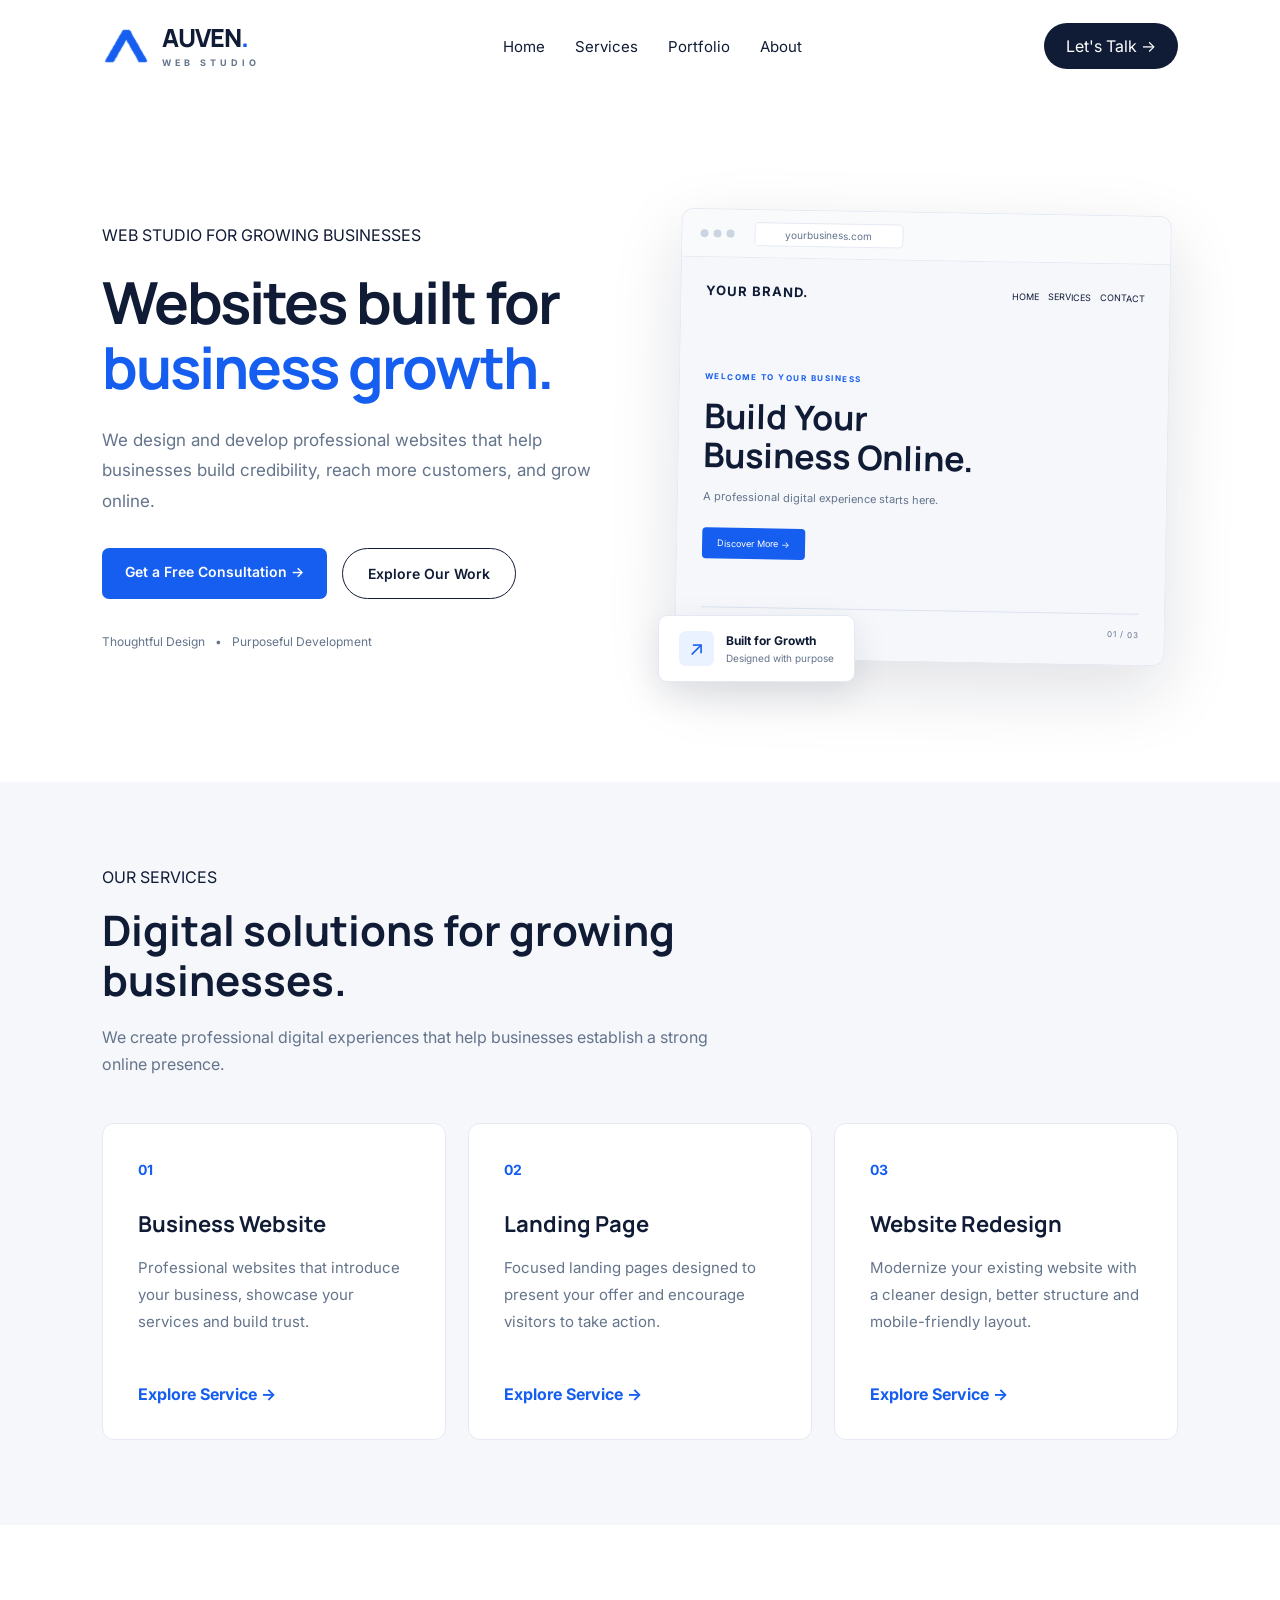
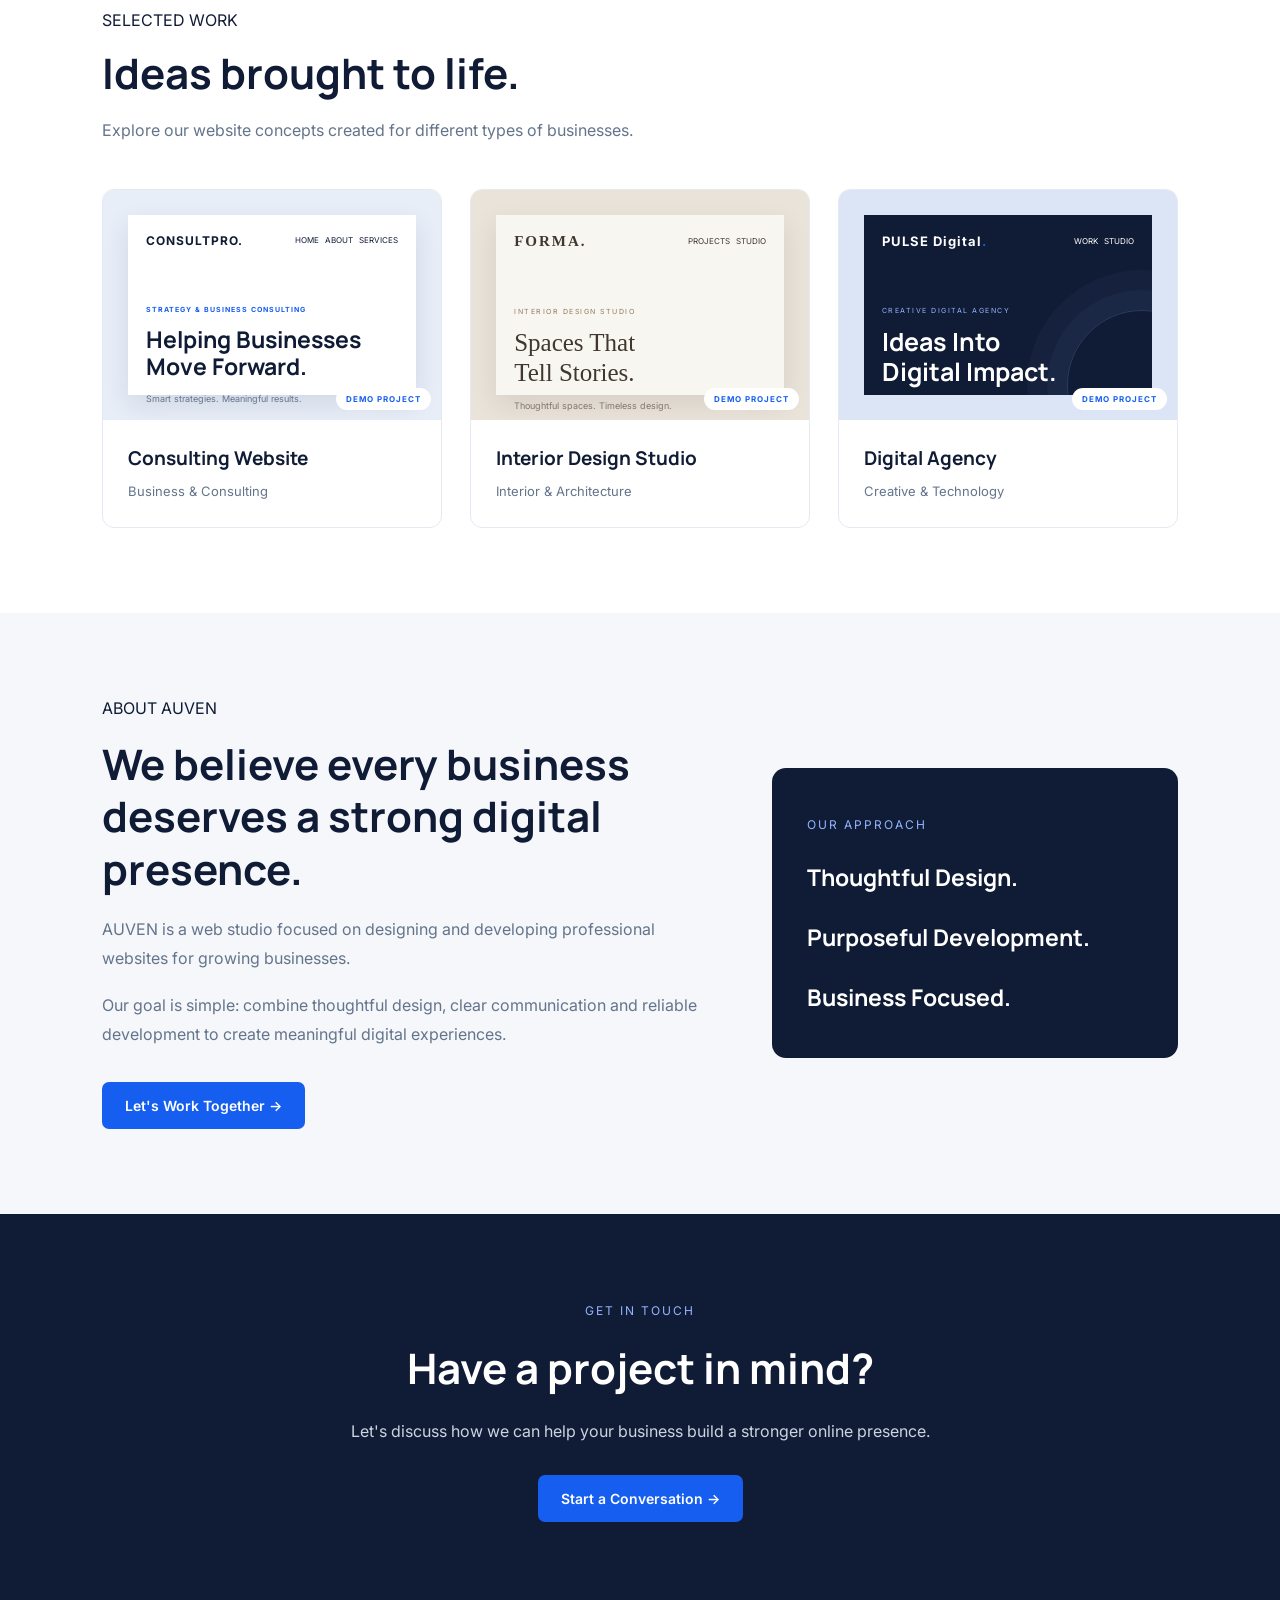
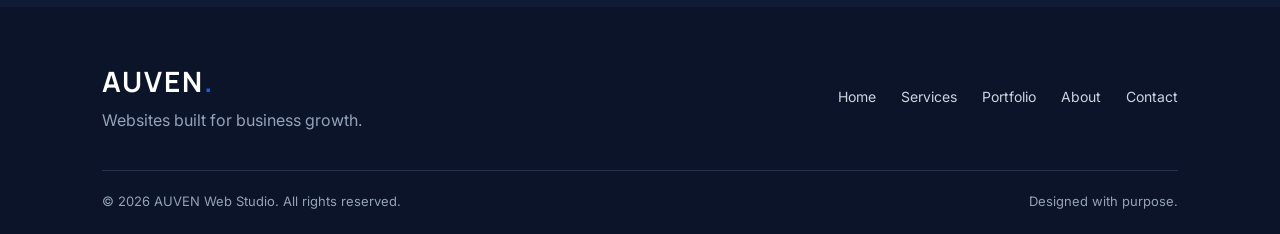
<file: index.html>
<!DOCTYPE html>
<html lang="en">
<head>
    <meta charset="UTF-8">
    <meta name="viewport" content="width=device-width, initial-scale=1.0">

    <title>AUVEN | Web Studio</title>
    <meta name="description" content="AUVEN Web Studio designs and develops professional websites, landing pages and website redesigns for growing businesses.">
    <meta name="theme-color" content="#101B35">
    <meta property="og:title" content="AUVEN | Web Studio">
    <meta property="og:description" content="Professional websites built for growing businesses.">
    <meta property="og:type" content="website">
    <link rel="preconnect" href="https://fonts.googleapis.com">
    <link rel="preconnect" href="https://fonts.gstatic.com" crossorigin>
    <link href="https://fonts.googleapis.com/css2?family=Inter:wght@400;500;600;700&family=Manrope:wght@400;500;600;700;800&display=swap" rel="stylesheet">

    <link rel="stylesheet" href="style.css">
    <link rel="icon" type="image/png" href="auven-favicon.png">
</head>

<body>

    
<header class="navbar">

    <a href="#home" class="logo">
    <img
        src="auven-logo-transparent.png"
        alt=""
        class="logo-symbol"
    >

    <span class="logo-text">
        <span class="logo-name">AUVEN<span>.</span></span>
        <small>WEB STUDIO</small>
    </span>
</a>

    <nav aria-label="Main navigation">
        <a href="#home">Home</a>
        <a href="#services">Services</a>
        <a href="#portfolio">Portfolio</a>
        <a href="#about">About</a>
    </nav>

    <a href="#contact" class="nav-button">
        Let's Talk →
    </a>

</header>

<main>
    <section class="hero" id="home">
    <div class="hero-content">
        <span class="tag">WEB STUDIO FOR GROWING BUSINESSES</span>

        <h1>Websites built for <span>business growth.</span></h1>

        <p>
            We design and develop professional websites that help
            businesses build credibility, reach more customers,
            and grow online.
        </p>

        <div class="hero-buttons">
            <a href="#contact" class="primary-button">
                Get a Free Consultation →
            </a>

            <a href="#portfolio" class="secondary-button">
                Explore Our Work
            </a>
        </div>

        <div class="hero-trust">
            <span>Thoughtful Design</span>
            <span>•</span>
            <span>Purposeful Development</span>
        </div>
    </div>

    <div class="hero-visual">
        <div class="browser-window">
            <div class="browser-top">
                <div class="browser-dots">
                    <span></span>
                    <span></span>
                    <span></span>
                </div>
                <div class="browser-address">yourbusiness.com</div>
            </div>

            <div class="website-preview">
                <div class="preview-nav">
                    <strong>YOUR BRAND.</strong>
                    <span>HOME &nbsp; SERVICES &nbsp; CONTACT</span>
                </div>

                <div class="preview-content">
                    <span>WELCOME TO YOUR BUSINESS</span>
                    <h3>Build Your<br>Business Online.</h3>
                    <p>A professional digital experience starts here.</p>
                    <div class="preview-button">Discover More →</div>
                </div>

                <div class="preview-footer">
                    <span>DESIGNED WITH PURPOSE</span>
                    <span>01 / 03</span>
                </div>
            </div>
        </div>

        <div class="floating-card">
            <span class="floating-icon">↗</span>
            <div>
                <strong>Built for Growth</strong>
                <small>Designed with purpose</small>
            </div>
        </div>
    </div>
</section>

    
<section class="services" id="services">

    <div class="section-heading">
        <span class="tag">OUR SERVICES</span>
        <h2>Digital solutions for growing businesses.</h2>
        <p>
            We create professional digital experiences
            that help businesses establish a strong online presence.
        </p>
    </div>

    <div class="service-container">

        <div class="service-card">
            <span class="service-number">01</span>
            <h3>Business Website</h3>
            <p>
                Professional websites that introduce your
                business, showcase your services and build trust.
            </p>
            <a href="#contact">Explore Service →</a>
        </div>

        <div class="service-card">
            <span class="service-number">02</span>
            <h3>Landing Page</h3>
            <p>
                Focused landing pages designed to present
                your offer and encourage visitors to take action.
            </p>
            <a href="#contact">Explore Service →</a>
        </div>

        <div class="service-card">
            <span class="service-number">03</span>
            <h3>Website Redesign</h3>
            <p>
                Modernize your existing website with a cleaner
                design, better structure and mobile-friendly layout.
            </p>
            <a href="#contact">Explore Service →</a>
        </div>

    </div>

</section>


    

<section class="portfolio" id="portfolio">

    <div class="section-heading">
        <span class="tag">SELECTED WORK</span>
        <h2>Ideas brought to life.</h2>
        <p>
            Explore our website concepts created
            for different types of businesses.
        </p>
    </div>

    <div class="portfolio-container">

        <!-- CARD 1: CONSULTING -->
        <a href="consulting.html" class="portfolio-card portfolio-link">

            <div class="portfolio-image image-one consulting-preview">
                <div class="consulting-site">
                    <div class="consulting-nav">
                        <strong>CONSULTPRO.</strong>
                        <span>HOME &nbsp; ABOUT &nbsp; SERVICES</span>
                    </div>

                    <div class="consulting-content">
                        <small>STRATEGY & BUSINESS CONSULTING</small>
                        <h3>Helping Businesses<br>Move Forward.</h3>
                        <p>Smart strategies. Meaningful results.</p>
                        <span class="consulting-btn">EXPLORE MORE →</span>
                    </div>
                </div>

                <span class="demo-label">DEMO PROJECT</span>
            </div>

            <div class="portfolio-info">
                <h3>Consulting Website</h3>
                <p>Business & Consulting</p>
            </div>

        </a>


        <!-- CARD 2: INTERIOR DESIGN -->
        <a href="interior.html" class="portfolio-card portfolio-link">

            <div class="portfolio-image interior-preview">
                <div class="interior-site">
                    <div class="interior-nav">
                        <strong>FORMA.</strong>
                        <span>PROJECTS &nbsp; STUDIO</span>
                    </div>

                    <div class="interior-content">
                        <small>INTERIOR DESIGN STUDIO</small>
                        <h3>Spaces That<br>Tell Stories.</h3>
                        <p>Thoughtful spaces. Timeless design.</p>
                        <span class="interior-btn">VIEW PROJECTS ↗</span>
                    </div>
                </div>

                <span class="demo-label">DEMO PROJECT</span>
            </div>

            <div class="portfolio-info">
                <h3>Interior Design Studio</h3>
                <p>Interior & Architecture</p>
            </div>

        </a>
        <!-- CARD 3: DIGITAL AGENCY -->
        <a href="digital.html" class="portfolio-card portfolio-link">
    


            <div class="portfolio-image agency-preview">
                <div class="agency-site">
                    <div class="agency-nav">
                        <strong>PULSE Digital<span>.</span></strong>
                        <span>WORK &nbsp; STUDIO</span>
                    </div>

                    <div class="agency-content">
                        <small>CREATIVE DIGITAL AGENCY</small>
                        <h3>Ideas Into<br>Digital Impact.</h3>
                        <p>Creative thinking. Digital solutions.</p>
                        <span class="agency-btn">LET'S TALK ↗</span>
                    </div>

                    <div class="agency-decoration"></div>
                </div>

                <span class="demo-label">DEMO PROJECT</span>
            </div>

            <div class="portfolio-info">
                <h3>Digital Agency</h3>
                <p>Creative & Technology</p>
            </div>

        </a>

    </div>

</section>



    
<section class="about" id="about">

    <div class="about-content">

        <span class="tag">ABOUT AUVEN</span>

        <h2>
            We believe every business
            deserves a strong digital presence.
        </h2>

        <p>
            AUVEN is a web studio focused on designing
            and developing professional websites for
            growing businesses.
        </p>

        <p>
            Our goal is simple: combine thoughtful design,
            clear communication and reliable development
            to create meaningful digital experiences.
        </p>

        <a href="#contact" class="primary-button">
            Let's Work Together →
        </a>

    </div>

    <div class="about-side">
        <div class="about-box">
            <span>OUR APPROACH</span>
            <h3>Thoughtful Design.</h3>
            <h3>Purposeful Development.</h3>
            <h3>Business Focused.</h3>
        </div>
    </div>

</section>


    <section class="contact" id="contact">
    <div class="contact-content">
        <span class="tag">GET IN TOUCH</span>

        <h2>Have a project in mind?</h2>

        <p>
            Let's discuss how we can help your business
            build a stronger online presence.
        </p>

        <a 
    href="https://mail.google.com/mail/?view=cm&fs=1&to=asifmahmudnoyon42@gmail.com"
    target="_blank"
    rel="noopener noreferrer"
    class="primary-button">
    Start a Conversation →
</a>
    </div>
</section>

</main>
<footer class="footer">
    <div class="footer-content">
        <div class="footer-brand">
            <h2>AUVEN<span>.</span></h2>
            <p>Websites built for business growth.</p>
        </div>

        <div class="footer-links">
            <a href="#home">Home</a>
            <a href="#services">Services</a>
            <a href="#portfolio">Portfolio</a>
            <a href="#about">About</a>
            <a href="#contact">Contact</a>
        </div>
    </div>

    <div class="footer-bottom">
        <p>© 2026 AUVEN Web Studio. All rights reserved.</p>
        <p>Designed with purpose.</p>
    </div>
</footer>
</body>
</html>
</file>
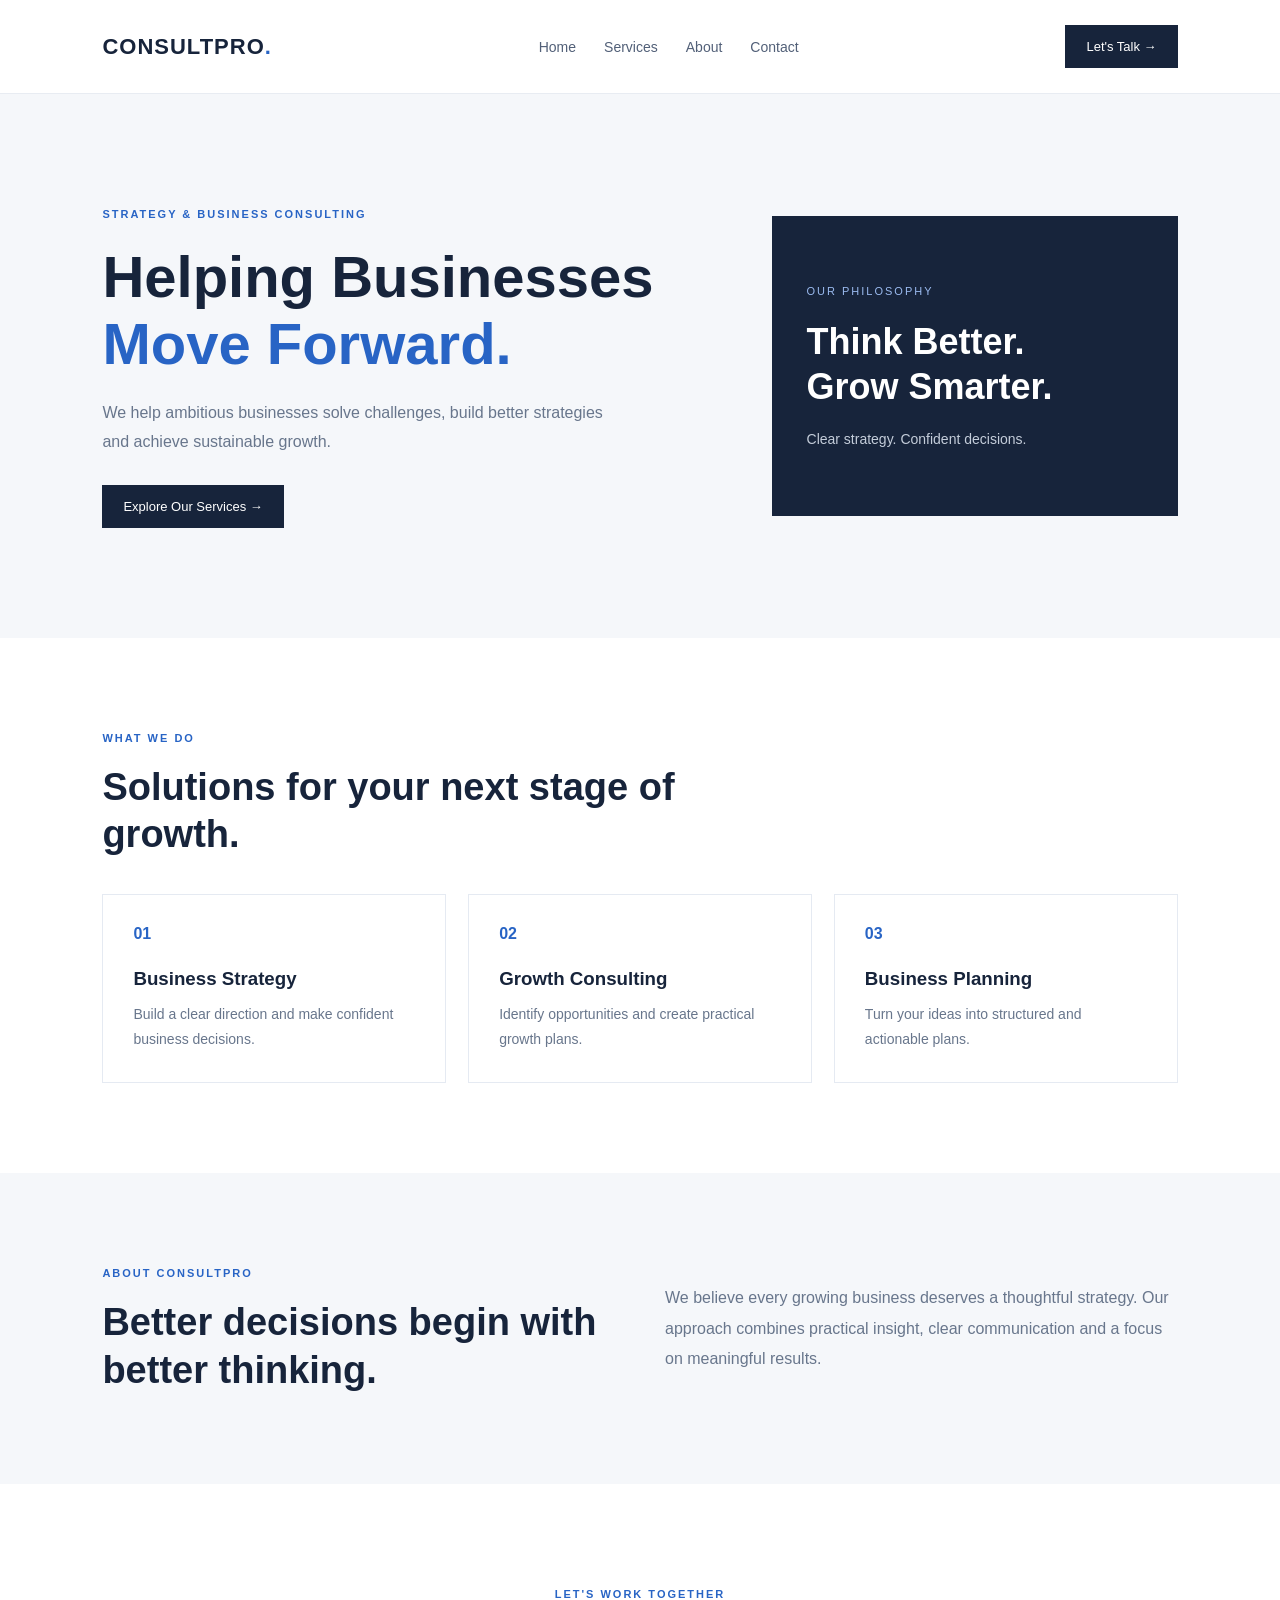
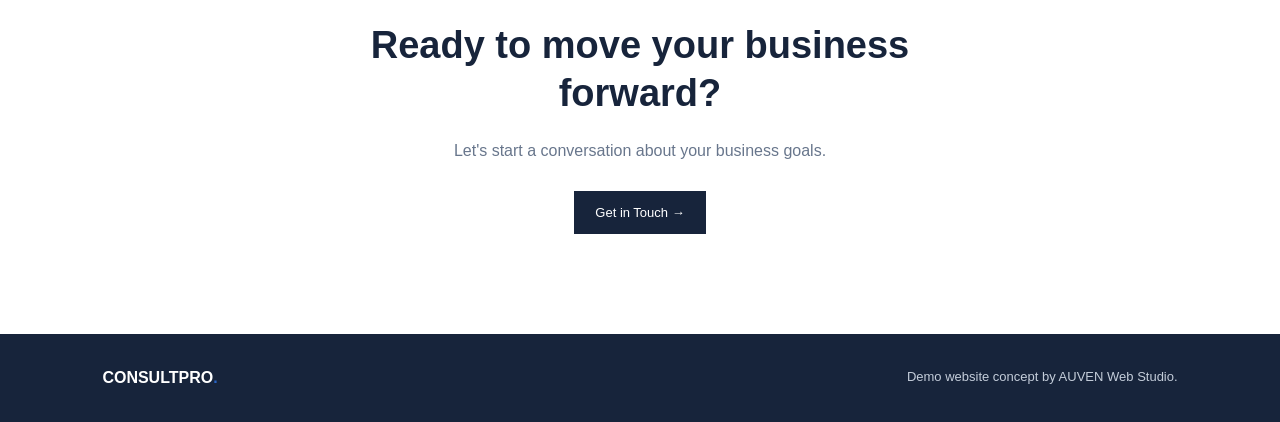
<file: consulting.html>
<!DOCTYPE html>
<html lang="en">
<head>
    <meta charset="UTF-8">
    <meta name="viewport" content="width=device-width, initial-scale=1.0">
    <title>ConsultPro | Business Consulting</title>
    <link rel="stylesheet" href="consulting.css">
</head>
<body>

    <header class="header">
        <a href="#" class="brand">CONSULTPRO<span>.</span></a>
        <nav>
            <a href="#home">Home</a>
            <a href="#services">Services</a>
            <a href="#about">About</a>
            <a href="#contact">Contact</a>
        </nav>
        <a href="#contact" class="header-button">Let's Talk →</a>
    </header>

    <section class="hero" id="home">
        <div class="hero-content">
            <span class="tag">STRATEGY & BUSINESS CONSULTING</span>
            <h1>Helping Businesses <span>Move Forward.</span></h1>
            <p>We help ambitious businesses solve challenges, build better strategies and achieve sustainable growth.</p>
            <a href="#contact" class="button">Explore Our Services →</a>
        </div>
        <div class="hero-box">
            <span>OUR PHILOSOPHY</span>
            <h2>Think Better.<br>Grow Smarter.</h2>
            <p>Clear strategy. Confident decisions.</p>
        </div>
    </section>

    <section class="services" id="services">
        <span class="tag">WHAT WE DO</span>
        <h2>Solutions for your next stage of growth.</h2>

        <div class="service-grid">
            <div class="service-card">
                <span>01</span>
                <h3>Business Strategy</h3>
                <p>Build a clear direction and make confident business decisions.</p>
            </div>
            <div class="service-card">
                <span>02</span>
                <h3>Growth Consulting</h3>
                <p>Identify opportunities and create practical growth plans.</p>
            </div>
            <div class="service-card">
                <span>03</span>
                <h3>Business Planning</h3>
                <p>Turn your ideas into structured and actionable plans.</p>
            </div>
        </div>
    </section>

    <section class="about" id="about">
        <div>
            <span class="tag">ABOUT CONSULTPRO</span>
            <h2>Better decisions begin with better thinking.</h2>
        </div>
        <p>We believe every growing business deserves a thoughtful strategy. Our approach combines practical insight, clear communication and a focus on meaningful results.</p>
    </section>

    <section class="contact" id="contact">
        <span class="tag">LET'S WORK TOGETHER</span>
        <h2>Ready to move your business forward?</h2>
        <p>Let's start a conversation about your business goals.</p>
        <a href="mailto:asifmahmudnoyon42@gmail.com" class="button">Get in Touch →</a>
    </section>

    <footer>
        <strong>CONSULTPRO<span>.</span></strong>
        <p>Demo website concept by AUVEN Web Studio.</p>
    </footer>

</body>
</html>
</file>
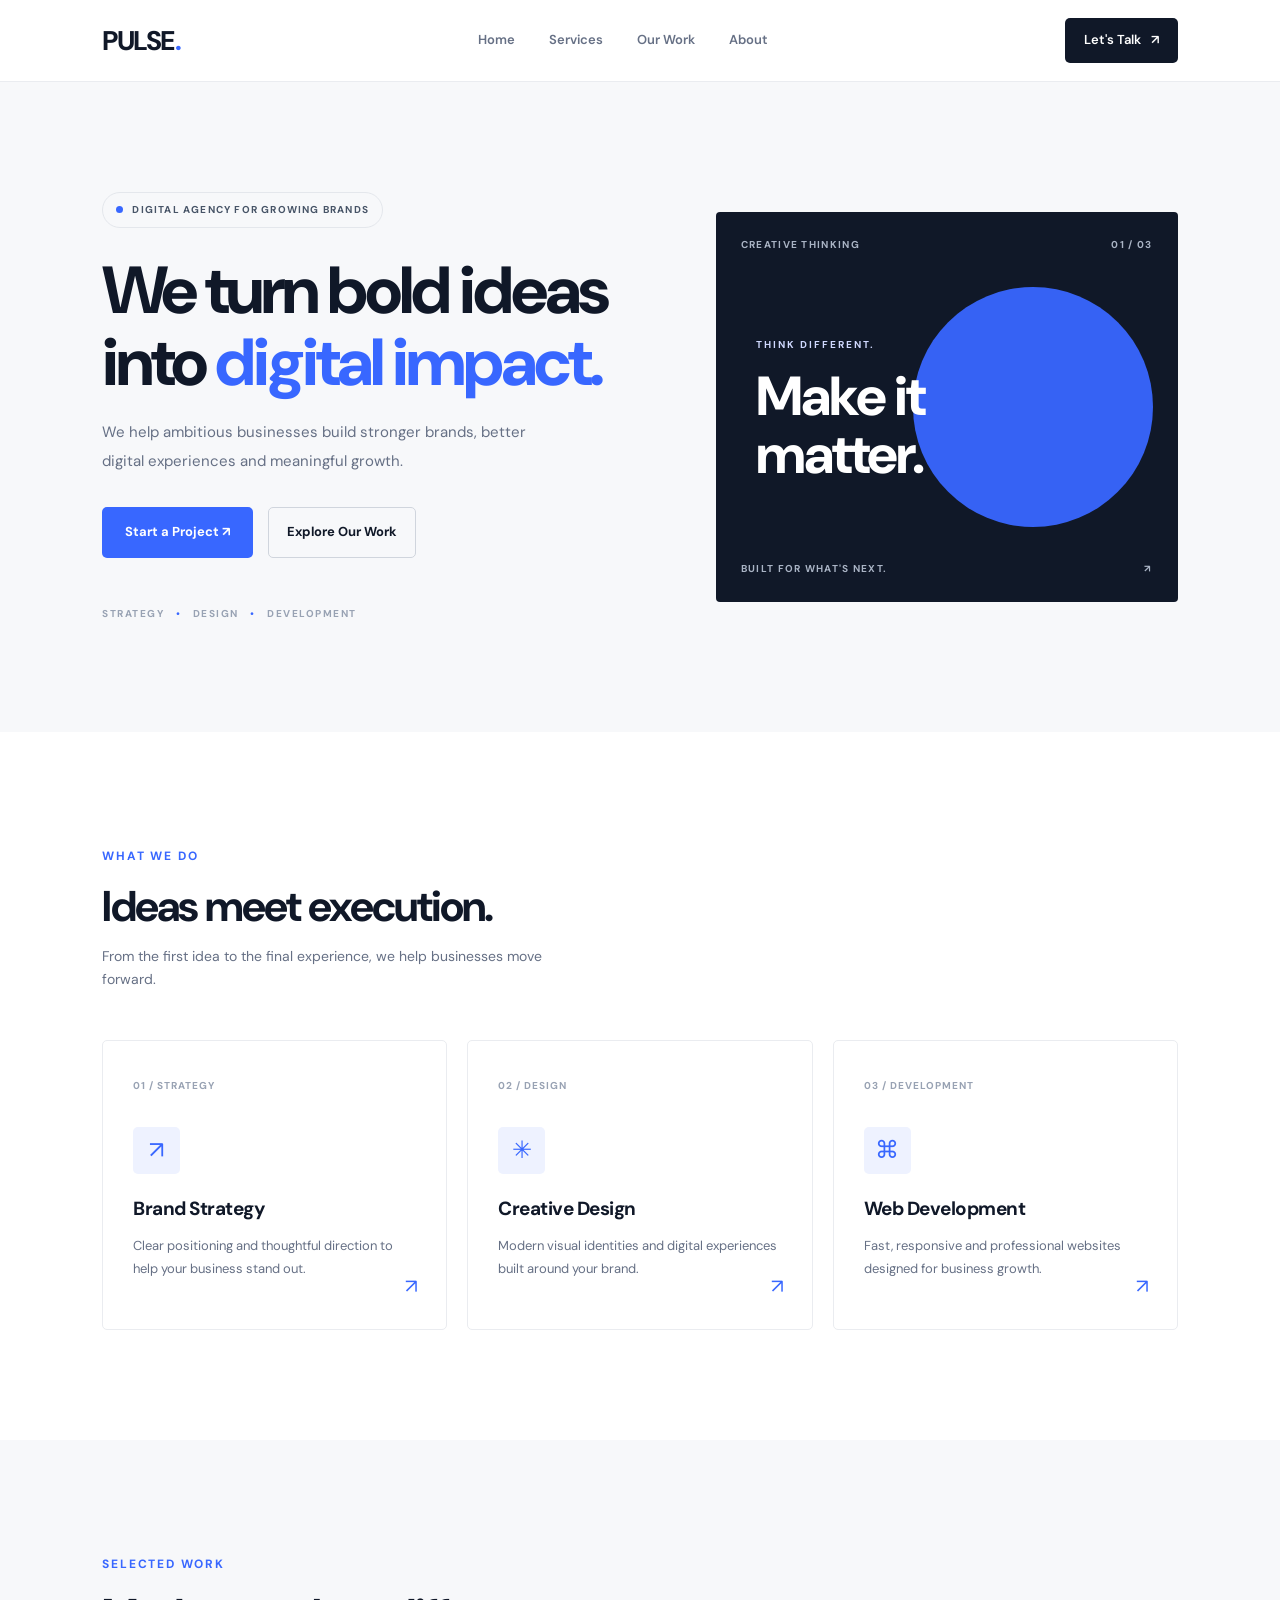
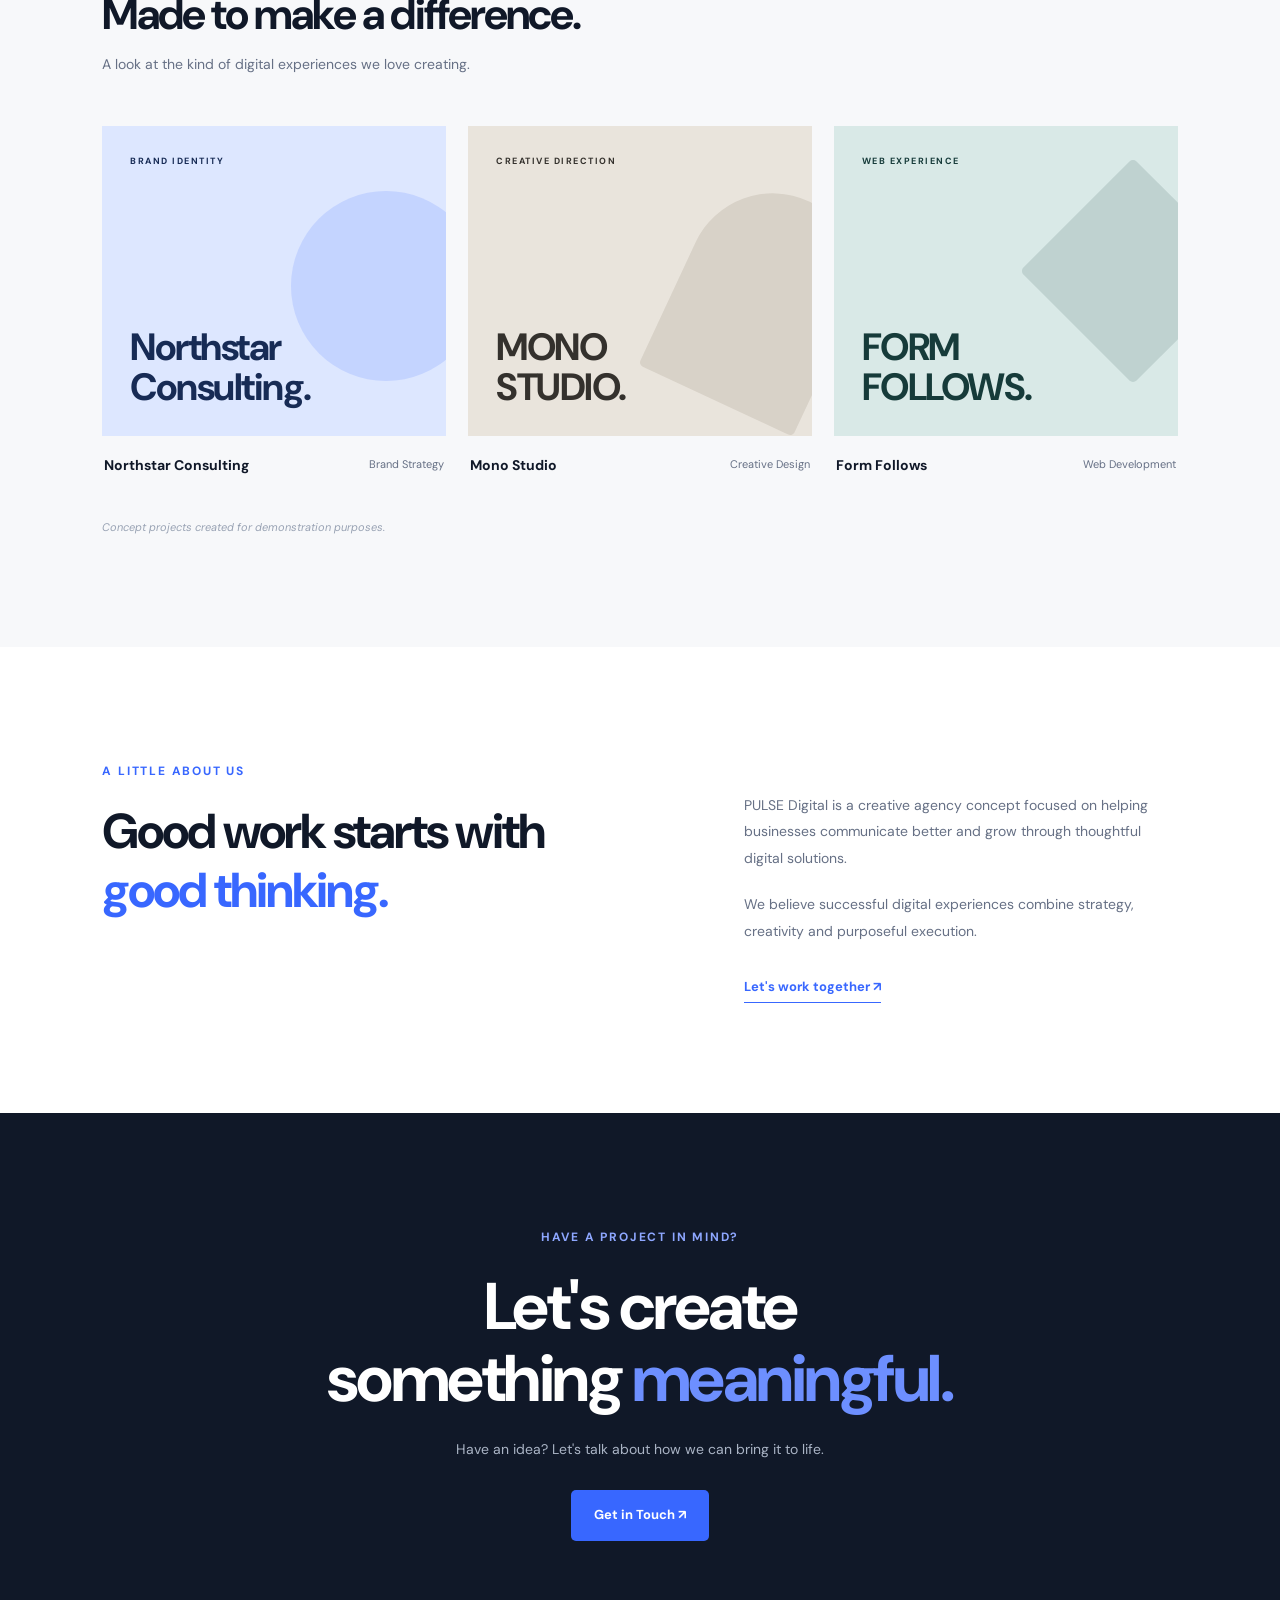
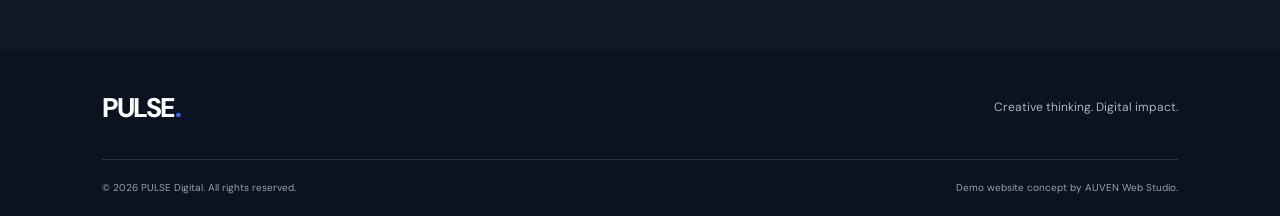
<file: digital.html>
<!DOCTYPE html>
<html lang="en">
<head>
    <meta charset="UTF-8">
    <meta name="viewport" content="width=device-width, initial-scale=1.0">

    <title>PULSE Digital | Digital Agency</title>

    <meta name="description" content="PULSE Digital helps ambitious businesses grow through strategy, creative design and digital experiences.">

    <link rel="stylesheet" href="digital.css">

    <link rel="preconnect" href="https://fonts.googleapis.com">
    <link rel="preconnect" href="https://fonts.gstatic.com" crossorigin>

    <link href="https://fonts.googleapis.com/css2?family=DM+Sans:wght@400;500;600;700;800&display=swap" rel="stylesheet">
</head>

<body>

    <!-- NAVIGATION -->
    <header class="digital-navbar">
        <a href="#home" class="digital-logo">
            PULSE<span>.</span>
        </a>

        <nav class="digital-nav" aria-label="Main navigation">
            <a href="#home">Home</a>
            <a href="#services">Services</a>
            <a href="#work">Our Work</a>
            <a href="#about">About</a>
        </nav>

        <a href="#contact" class="digital-nav-button">
            Let's Talk <span>↗</span>
        </a>
    </header>


    <main>

        <!-- HERO -->
        <section class="digital-hero" id="home">

            <div class="digital-hero-content">

                <span class="digital-tag">
                    <span class="status-dot"></span>
                    DIGITAL AGENCY FOR GROWING BRANDS
                </span>

                <h1>
                    We turn bold ideas into <span>digital impact.</span>
                </h1>

                <p>
                    We help ambitious businesses build stronger brands,
                    better digital experiences and meaningful growth.
                </p>

                <div class="digital-hero-buttons">
                    <a href="#contact" class="digital-primary-button">
                        Start a Project ↗
                    </a>

                    <a href="#work" class="digital-secondary-button">
                        Explore Our Work
                    </a>
                </div>

                <div class="digital-trust">
                    STRATEGY <span>•</span> DESIGN <span>•</span> DEVELOPMENT
                </div>

            </div>


            <div class="digital-hero-visual">

                <div class="visual-top">
                    <span>CREATIVE THINKING</span>
                    <span>01 / 03</span>
                </div>

                <div class="visual-main">
                    <div class="visual-circle"></div>

                    <div class="visual-message">
                        <span>THINK DIFFERENT.</span>
                        <h2>Make it<br>matter.</h2>
                    </div>
                </div>

                <div class="visual-bottom">
                    <span>BUILT FOR WHAT'S NEXT.</span>
                    <span>↗</span>
                </div>

            </div>

        </section>


        <!-- SERVICES -->
        <section class="digital-services" id="services">

            <div class="digital-section-heading">
                <span class="digital-label">WHAT WE DO</span>
                <h2>Ideas meet execution.</h2>
                <p>
                    From the first idea to the final experience,
                    we help businesses move forward.
                </p>
            </div>


            <div class="digital-services-grid">

                <div class="digital-service-card">
                    <span class="service-number">01 / STRATEGY</span>
                    <div class="service-icon">↗</div>
                    <h3>Brand Strategy</h3>
                    <p>
                        Clear positioning and thoughtful direction
                        to help your business stand out.
                    </p>
                    <span class="service-arrow">↗</span>
                </div>


                <div class="digital-service-card">
                    <span class="service-number">02 / DESIGN</span>
                    <div class="service-icon">✳</div>
                    <h3>Creative Design</h3>
                    <p>
                        Modern visual identities and digital
                        experiences built around your brand.
                    </p>
                    <span class="service-arrow">↗</span>
                </div>


                <div class="digital-service-card">
                    <span class="service-number">03 / DEVELOPMENT</span>
                    <div class="service-icon">⌘</div>
                    <h3>Web Development</h3>
                    <p>
                        Fast, responsive and professional
                        websites designed for business growth.
                    </p>
                    <span class="service-arrow">↗</span>
                </div>

            </div>

        </section>


        <!-- WORK -->
        <section class="digital-work" id="work">

            <div class="digital-section-heading">
                <span class="digital-label">SELECTED WORK</span>
                <h2>Made to make a difference.</h2>
                <p>
                    A look at the kind of digital experiences
                    we love creating.
                </p>
            </div>


            <div class="digital-work-grid">

                <div class="digital-work-card work-one">
                    <div class="work-preview">
                        <span>BRAND IDENTITY</span>
                        <h3>Northstar<br>Consulting.</h3>
                        <div class="work-shape"></div>
                    </div>

                    <div class="work-info">
                        <h3>Northstar Consulting</h3>
                        <span>Brand Strategy</span>
                    </div>
                </div>


                <div class="digital-work-card work-two">
                    <div class="work-preview">
                        <span>CREATIVE DIRECTION</span>
                        <h3>MONO<br>STUDIO.</h3>
                        <div class="work-shape"></div>
                    </div>

                    <div class="work-info">
                        <h3>Mono Studio</h3>
                        <span>Creative Design</span>
                    </div>
                </div>


                <div class="digital-work-card work-three">
                    <div class="work-preview">
                        <span>WEB EXPERIENCE</span>
                        <h3>FORM<br>FOLLOWS.</h3>
                        <div class="work-shape"></div>
                    </div>

                    <div class="work-info">
                        <h3>Form Follows</h3>
                        <span>Web Development</span>
                    </div>
                </div>

            </div>

            <p class="digital-demo-note">
                Concept projects created for demonstration purposes.
            </p>

        </section>


        <!-- ABOUT -->
        <section class="digital-about" id="about">

            <div class="digital-about-left">
                <span class="digital-label">A LITTLE ABOUT US</span>

                <h2>
                    Good work starts with <span>good thinking.</span>
                </h2>
            </div>

            <div class="digital-about-right">
                <p>
                    PULSE Digital is a creative agency concept focused
                    on helping businesses communicate better and grow
                    through thoughtful digital solutions.
                </p>

                <p>
                    We believe successful digital experiences combine
                    strategy, creativity and purposeful execution.
                </p>

                <a href="#contact" class="digital-text-link">
                    Let's work together ↗
                </a>
            </div>

        </section>


        <!-- CONTACT -->
        <section class="digital-contact" id="contact">

            <span class="digital-label">HAVE A PROJECT IN MIND?</span>

            <h2>
                Let's create<br>
                something <span>meaningful.</span>
            </h2>

            <p>
                Have an idea? Let's talk about how we can bring it to life.
            </p>

            <a href="https://mail.google.com/mail/?view=cm&fs=1&to=asifmahmudnoyon42@gmail.com"
   target="_blank"
   rel="noopener noreferrer"
   class="digital-primary-button">
    Get in Touch ↗
</a>
        </section>

    </main>


    <!-- FOOTER -->
    <footer class="digital-footer">

        <div class="digital-footer-top">
            <a href="#home" class="digital-logo">
                PULSE<span>.</span>
            </a>

            <p>Creative thinking. Digital impact.</p>
        </div>

        <div class="digital-footer-bottom">
            <span>© 2026 PULSE Digital. All rights reserved.</span>
            <span>Demo website concept by AUVEN Web Studio.</span>
        </div>

    </footer>

</body>
</html>
</file>
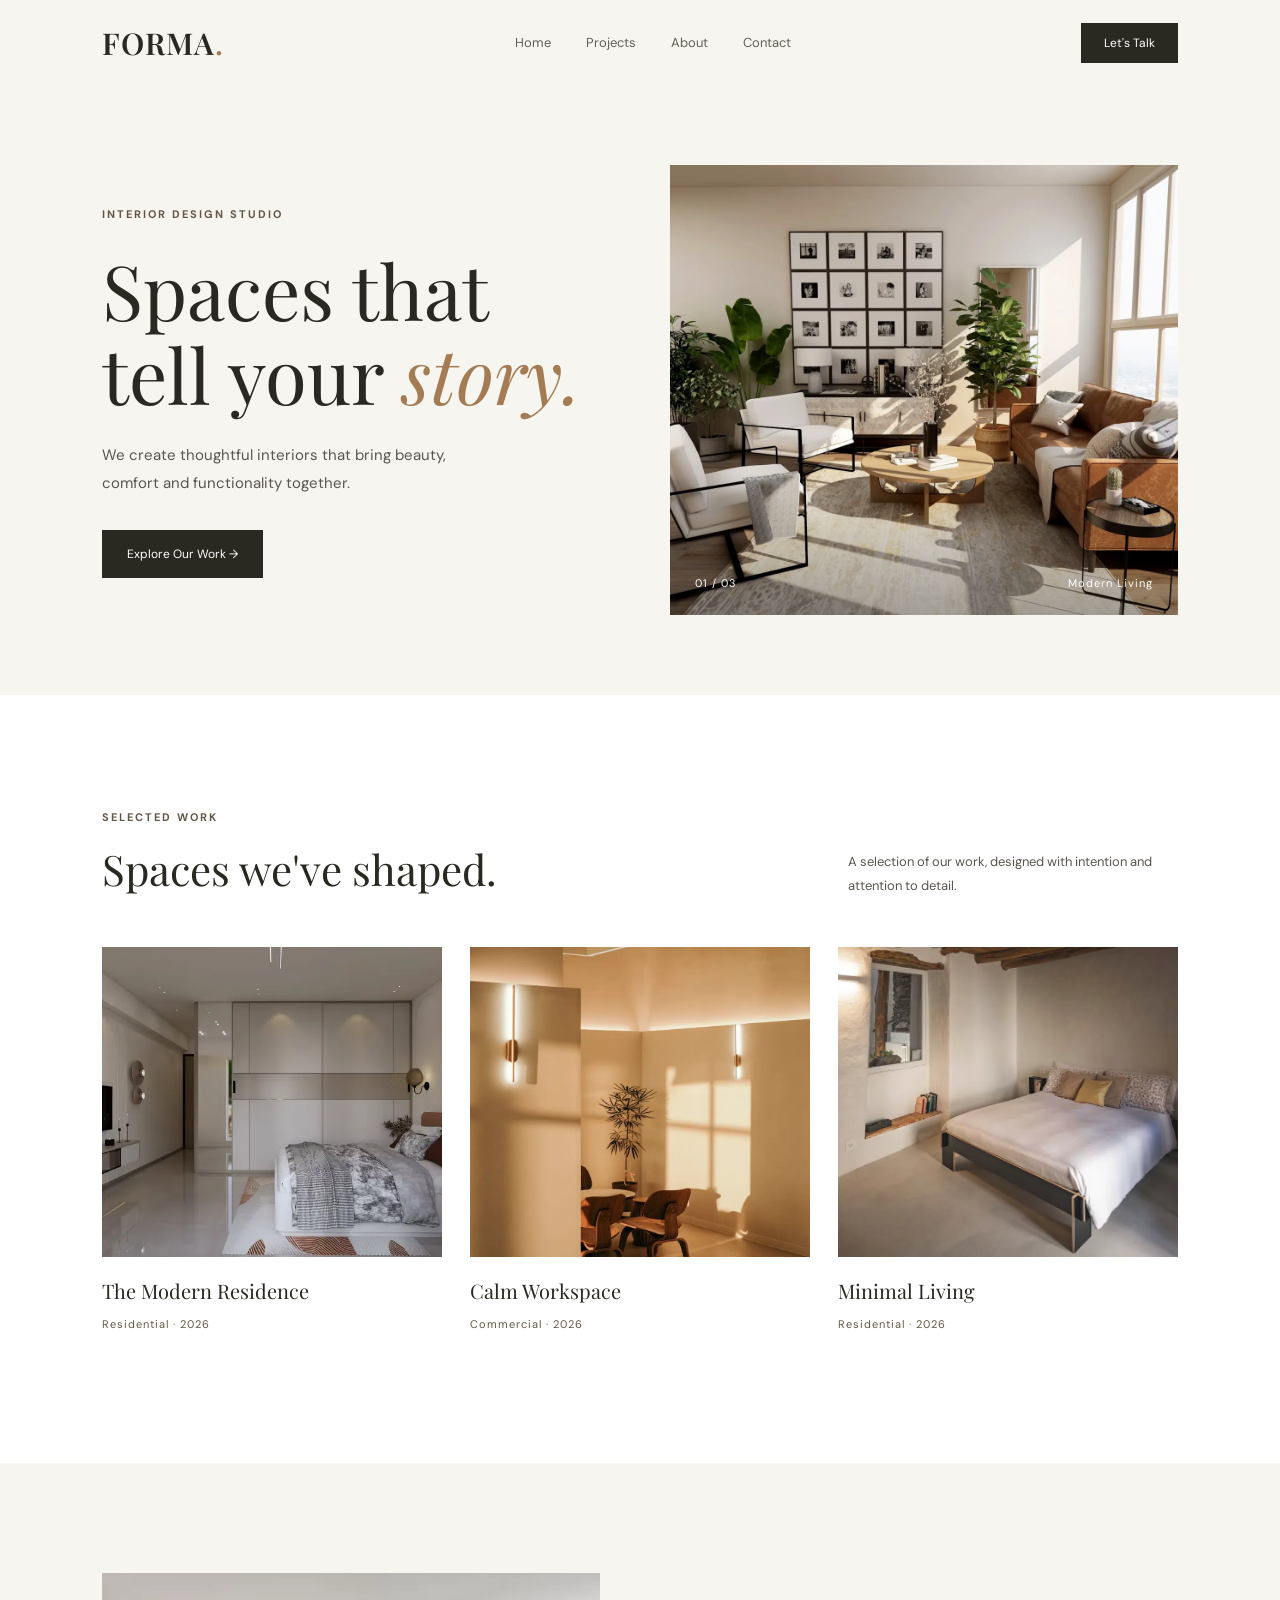
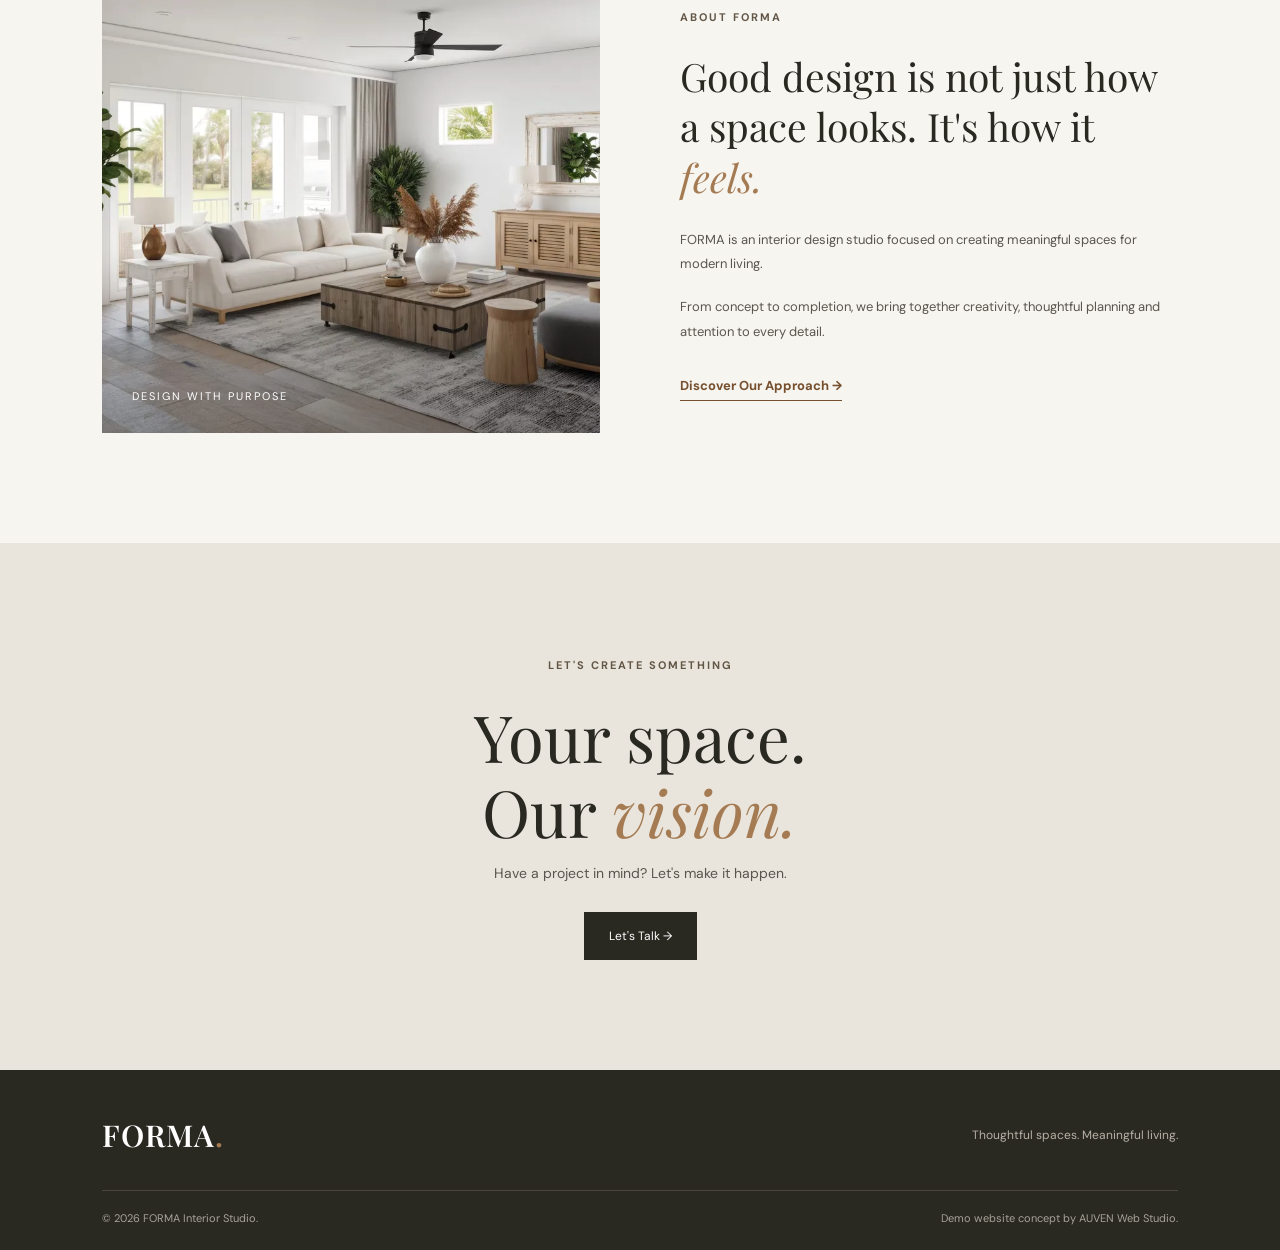
<file: interior.html>
<!DOCTYPE html>
<html lang="en">
<head>
    <meta charset="UTF-8">
    <meta name="viewport" content="width=device-width, initial-scale=1.0">

    <title>FORMA | Interior Design Studio</title>
    <meta name="description" content="FORMA is an interior design studio creating thoughtful, elegant and functional spaces for modern living.">

    <meta name="keywords" content="interior design, modern interior, residential design, workspace design">

    <link rel="stylesheet" href="interior.css">

    <link rel="preconnect" href="https://fonts.googleapis.com">
    <link rel="preconnect" href="https://fonts.gstatic.com" crossorigin>

    <link href="https://fonts.googleapis.com/css2?family=DM+Sans:wght@400;500;600;700&family=Playfair+Display:wght@400;500;600&display=swap" rel="stylesheet">
</head>

<body>

    <!-- Navigation -->
    <header class="interior-header">
        <a href="#" class="interior-logo">FORMA<span>.</span></a>

        <nav class="interior-nav" aria-label="Main navigation">
            <a href="#home">Home</a>
            <a href="#projects">Projects</a>
            <a href="#about">About</a>
            <a href="#contact">Contact</a>
        </nav>

        <a href="#contact" class="interior-header-button">
            Let's Talk
        </a>
    </header>
    <main>

    <!-- Hero Section -->
    <section class="interior-hero" id="home">

        <div class="interior-hero-content">
            <span class="interior-tag">INTERIOR DESIGN STUDIO</span>

            <h1>
                Spaces that<br>
                tell your <em>story.</em>
            </h1>

            <p>
                We create thoughtful interiors that bring
                beauty, comfort and functionality together.
            </p>

            <a href="#projects" class="interior-button">
                Explore Our Work →
            </a>
        </div>

        <div class="interior-hero-visual" role="img" aria-label="Modern interior living room design">
            <div class="interior-visual-label">
                <span>01 / 03</span>
                <span>Modern Living</span>
            </div>
        </div>

    </section>


    <!-- Projects Section -->
    <section class="interior-projects" id="projects">

        <div class="interior-section-heading">
            <div>
                <span class="interior-tag">SELECTED WORK</span>
                <h2>Spaces we've shaped.</h2>
            </div>

            <p>
                A selection of our work, designed
                with intention and attention to detail.
            </p>
        </div>

        <div class="interior-project-grid">

            <div class="interior-project-card">
                <div class="project-image project-one"></div>
                <div class="project-details">
                    <h3>The Modern Residence</h3>
                    <span>Residential · 2026</span>
                </div>
            </div>

            <div class="interior-project-card">
                <div class="project-image project-two"></div>
                <div class="project-details">
                    <h3>Calm Workspace</h3>
                    <span>Commercial · 2026</span>
                </div>
            </div>

            <div class="interior-project-card">
                <div class="project-image project-three"></div>
                <div class="project-details">
                    <h3>Minimal Living</h3>
                    <span>Residential · 2026</span>
                </div>
            </div>

        </div>

    </section>


    <!-- About Section -->
    <section class="interior-about" id="about">

        <div class="interior-about-visual">
            <span>DESIGN WITH PURPOSE</span>
        </div>

        <div class="interior-about-content">
            <span class="interior-tag">ABOUT FORMA</span>

            <h2>
                Good design is not just how a space looks.
                It's how it <em>feels.</em>
            </h2>

            <p>
                FORMA is an interior design studio focused
                on creating meaningful spaces for modern living.
            </p>

            <p>
                From concept to completion, we bring together
                creativity, thoughtful planning and attention
                to every detail.
            </p>

            <a href="#contact" class="interior-text-link">
                Discover Our Approach →
            </a>
        </div>

    </section>


    <!-- Contact Section -->
    <section class="interior-contact" id="contact">

        <span class="interior-tag">LET'S CREATE SOMETHING</span>

        <h2>
            Your space.<br>
            Our <em>vision.</em>
        </h2>

        <p>
            Have a project in mind? Let's make it happen.
        </p>

        <a href="https://mail.google.com/mail/?view=cm&fs=1&to=asifmahmudnoyon42@gmail.com"
   target="_blank"
   rel="noopener noreferrer"
   class="interior-button">
    Let's Talk →
</a>

    </section>


    <!-- Footer -->
    <footer class="interior-footer">

        <div class="interior-footer-top">
            <a href="#" class="interior-logo">FORMA<span>.</span></a>

            <p>Thoughtful spaces. Meaningful living.</p>
        </div>

        <div class="interior-footer-bottom">
            <span>© 2026 FORMA Interior Studio.</span>
            <span>Demo website concept by AUVEN Web Studio.</span>
        </div>
    </main>
    </footer>

</body>
</html>
</file>
<file: style.css>
* {
    margin: 0;
    padding: 0;
    box-sizing: border-box;
}

html {
    scroll-behavior: smooth;
}

body {
    font-family: 'Inter', sans-serif;
    background: #F5F7FB;
    color: #101B35;
}

h1, h2, h3, .logo {
    font-family: 'Manrope', sans-serif;
}

/* NAVIGATION */

.navbar {
    display: flex;
    justify-content: space-between;
    align-items: center;
    padding: 22px 8%;
    background: white;
}


.logo {
    display: flex;
    align-items: center;
    gap: 12px;
    text-decoration: none;
}

.logo-symbol {
    width: 48px;
    height: 48px;
    object-fit: contain;
}

.logo-text {
    display: flex;
    flex-direction: column;
    font-family: 'Manrope', sans-serif;
    color: #101B35;
}

.logo-name {
    display: inline-block;
    font-size: 25px;
    font-weight: 800;
    line-height: 1.1;
    letter-spacing: -1px;
}

.logo-name span {
    color: #155EEF;
}

.logo-text small {
    display: block;
    margin-top: 5px;
    font-family: 'Inter', sans-serif;
    font-size: 9px;
    font-weight: 700;
    letter-spacing: 4px;
    color: #64748B;
}
nav {
    display: flex;
    gap: 30px;
}

nav a {
    text-decoration: none;
    color: #101B35;
    font-size: 15px;
}

nav a:hover {
    color: #155EEF;
}

.nav-button {
    background: #101B35;
    color: white;
    padding: 13px 22px;
    border-radius: 30px;
    text-decoration: none;
}

/* HERO SECTION */

/* HERO SECTION */
.hero {
    padding: 100px 8%;
    min-height: 620px;
    display: grid;
    grid-template-columns: 1fr 1fr;
    align-items: center;
    gap: 55px;
    background: white;
    overflow: hidden;
}

.hero-content {
    max-width: 620px;
}

.hero h1 {
    font-size: 58px;
    line-height: 1.12;
    margin: 25px 0;
    letter-spacing: -2px;
}

.hero h1 span {
    color: #155EEF;
}

.hero p {
    font-size: 17px;
    line-height: 1.8;
    color: #64748B;
    max-width: 520px;
}

.hero-buttons {
    display: flex;
    gap: 15px;
    margin-top: 32px;
    flex-wrap: wrap;
}

.primary-button,
.secondary-button {
    padding: 15px 23px;
    border-radius: 7px;
    text-decoration: none;
    display: inline-block;
    font-weight: 600;
    font-size: 14px;
}

.primary-button {
    background: #155EEF;
    color: white;
}

.secondary-button {
    border: 1px solid #D5DCE8;
    color: #101B35;
}

.hero-trust {
    display: flex;
    flex-wrap: wrap;
    gap: 10px;
    margin-top: 35px;
    color: #64748B;
    font-size: 12px;
}

/* HERO WEBSITE PREVIEW */
.hero-visual {
    position: relative;
    padding: 20px 10px;
}

.browser-window {
    background: white;
    border: 1px solid #E5EAF2;
    border-radius: 12px;
    overflow: hidden;
    box-shadow: 0 25px 70px rgba(16, 27, 53, 0.13);
    transform: rotate(1deg);
}

.browser-top {
    height: 48px;
    padding: 0 18px;
    display: flex;
    align-items: center;
    gap: 20px;
    background: #F8FAFC;
    border-bottom: 1px solid #E5EAF2;
}

.browser-dots {
    display: flex;
    gap: 5px;
}

.browser-dots span {
    width: 8px;
    height: 8px;
    background: #CBD5E1;
    border-radius: 50%;
}

.browser-address {
    background: white;
    border: 1px solid #E5EAF2;
    border-radius: 5px;
    padding: 5px 30px;
    font-size: 10px;
    color: #64748B;
}

.website-preview {
    padding: 25px;
    min-height: 350px;
    background: #F5F7FB;
}

.preview-nav {
    display: flex;
    justify-content: space-between;
    align-items: center;
    font-size: 9px;
    color: #101B35;
}

.preview-nav strong {
    font-size: 13px;
    letter-spacing: 1px;
}

.preview-content {
    margin-top: 65px;
}

.preview-content > span {
    font-size: 8px;
    letter-spacing: 1.5px;
    color: #155EEF;
    font-weight: bold;
}

.preview-content h3 {
    font-size: 34px;
    line-height: 1.15;
    margin: 13px 0;
    color: #101B35;
}

.preview-content p {
    font-size: 11px;
    color: #64748B;
}

.preview-button {
    display: inline-block;
    margin-top: 20px;
    padding: 10px 15px;
    background: #155EEF;
    color: white;
    border-radius: 4px;
    font-size: 9px;
}

.preview-footer {
    display: flex;
    justify-content: space-between;
    margin-top: 48px;
    padding-top: 15px;
    border-top: 1px solid #DCE3EE;
    font-size: 8px;
    letter-spacing: 1px;
    color: #64748B;
}

.floating-card {
    position: absolute;
    bottom: 0;
    left: -10px;
    display: flex;
    align-items: center;
    gap: 12px;
    background: white;
    padding: 15px 20px;
    border: 1px solid #E5EAF2;
    border-radius: 9px;
    box-shadow: 0 12px 35px rgba(16, 27, 53, 0.10);
}

.floating-icon {
    width: 35px;
    height: 35px;
    display: grid;
    place-items: center;
    background: #EAF1FF;
    color: #155EEF;
    border-radius: 7px;
    font-size: 20px;
}

.floating-card strong,
.floating-card small {
    display: block;
}

.floating-card strong {
    font-size: 12px;
    color: #101B35;
}

.floating-card small {
    margin-top: 4px;
    font-size: 10px;
    color: #64748B;
}


/* HERO RESPONSIVE */

@media (max-width: 768px) {
    .hero {
        padding: 70px 6%;
        min-height: auto;
        grid-template-columns: 1fr;
        gap: 40px;
    }

    .hero-content {
        max-width: 100%;
    }

    .hero h1 {
        font-size: 42px;
        line-height: 1.15;
        letter-spacing: -1.5px;
    }

    .hero p {
        font-size: 16px;
    }

    .hero-visual {
        width: 100%;
        max-width: 540px;
        justify-self: center;
        padding: 10px 5px 25px;
    }

    .preview-content h3 {
        font-size: 27px;
    }

    .floating-card {
        left: 0;
    }
}

.secondary-button {
    padding: 16px 25px;
    border-radius: 30px;
    text-decoration: none;
    display: inline-block;
}

.primary-button {
    background: #155EEF;
    color: white;
}

.secondary-button {
    border: 1px solid #101B35;
    color: #101B35;
}

/* GENERAL SECTIONS */

.services,
#portfolio,
#about,
#contact {
    padding: 85px 8%;
}

section h2 {
    font-size: 35px;
    margin-bottom: 15px;
}

section p {
    color: #64748B;
    line-height: 1.7;
}

/* MOBILE */

@media (max-width: 768px) {

    .navbar {
        flex-wrap: wrap;
        gap: 20px;
    }

    nav {
        width: 100%;
        flex-wrap: wrap;
        gap: 18px;
    }

    .nav-button {
        display: none;
    }

    .hero h1 {
        font-size: 42px;
    }

    .hero p {
        font-size: 16px;
    }
}

/* SERVICES SECTION */

.services {
    background: #F5F7FB;
}

.section-heading {
    max-width: 650px;
    margin-bottom: 45px;
}

.section-heading h2 {
    font-size: 42px;
    line-height: 1.2;
    margin: 18px 0;
}

.section-heading p {
    font-size: 16px;
}

.service-container {
    display: grid;
    grid-template-columns: repeat(3, 1fr);
    gap: 22px;
}

.service-card {
    background: white;
    padding: 35px;
    border: 1px solid #E5EAF2;
    border-radius: 12px;
    transition: 0.3s;
}

.service-card:hover {
    transform: translateY(-6px);
    box-shadow: 0 12px 30px rgba(16, 27, 53, 0.08);
}

.service-number {
    color: #155EEF;
    font-size: 14px;
    font-weight: bold;
}

.service-card h3 {
    font-size: 22px;
    margin: 30px 0 15px;
}

.service-card p {
    font-size: 15px;
    line-height: 1.8;
    min-height: 110px;
}

.service-card a {
    display: inline-block;
    margin-top: 20px;
    color: #155EEF;
    font-weight: bold;
    text-decoration: none;
}

/* RESPONSIVE SERVICES */

@media (max-width: 768px) {
    .service-container {
        grid-template-columns: 1fr;
    }

    .section-heading h2 {
        font-size: 32px;
    }

    .service-card p {
        min-height: auto;
    }
}

/* PORTFOLIO SECTION */

.portfolio {
    background: white;
}

.portfolio-container {
    display: grid;
    grid-template-columns: repeat(3, 1fr);
    gap: 24px;
}

.portfolio-card {
    border: 1px solid #E5EAF2;
    border-radius: 12px;
    overflow: hidden;
    background: white;
    transition: 0.3s;
}

.portfolio-card:hover {
    transform: translateY(-5px);
    box-shadow: 0 12px 30px rgba(16, 27, 53, 0.08);
}

.portfolio-image {
    height: 230px;
    display: flex;
    align-items: center;
    justify-content: center;
}

.portfolio-image > .demo-label {
    position: absolute;
    bottom: 10px;
    right: 10px;
    background: white;
    color: #155EEF;
    padding: 6px 10px;
    border-radius: 20px;
    font-size: 8px;
    font-weight: bold;
    letter-spacing: 1px;
}

.image-one {
    background: #DCE6F5;
}

.image-two {
    background: #E8E4DF;
}

.image-three {
    background: #DDE9E6;
}

.portfolio-info {
    padding: 22px;
}

.portfolio-info h3 {
    font-size: 20px;
    margin-bottom: 8px;
}

.portfolio-info p {
    font-size: 14px;
}

@media (max-width: 768px) {
    .portfolio-container {
        grid-template-columns: 1fr;
    }
}

/* ABOUT SECTION */

.about {
    display: grid;
    grid-template-columns: 1.2fr 0.8fr;
    gap: 60px;
    align-items: center;
    padding: 100px 8%;
    background: #F5F7FB;
}

.about-content h2 {
    font-size: 42px;
    line-height: 1.25;
    margin: 20px 0;
}

.about-content p {
    margin-bottom: 18px;
    line-height: 1.8;
}

.about-content .primary-button {
    margin-top: 15px;
}

.about-box {
    background: #101B35;
    color: white;
    padding: 45px 35px;
    border-radius: 14px;
}

.about-box span {
    color: #93B4FF;
    font-size: 12px;
    letter-spacing: 2px;
}

.about-box h3 {
    font-size: 23px;
    margin-top: 28px;
}

@media (max-width: 768px) {
    .about {
        grid-template-columns: 1fr;
        gap: 35px;
    }

    .about-content h2 {
        font-size: 32px;
    }
}
/* CONTACT SECTION */

.contact {
    background: #101B35;
    color: white;
    text-align: center;
    padding: 100px 8%;
}

.contact-content {
    max-width: 700px;
    margin: auto;
}

.contact .tag {
    color: #93B4FF;
    font-size: 12px;
    letter-spacing: 2px;
}

.contact h2 {
    font-size: 42px;
    margin: 20px 0;
}

.contact p {
    color: #CBD5E1;
    line-height: 1.8;
    margin-bottom: 30px;
}

.contact .primary-button {
    display: inline-block;
}

@media (max-width: 768px) {
    .contact h2 {
        font-size: 32px;
    }
}
/* FOOTER */

.footer {
    background: #0B1428;
    color: white;
    padding: 55px 8% 25px;
}

.footer-content {
    display: flex;
    justify-content: space-between;
    align-items: center;
    gap: 30px;
    padding-bottom: 40px;
}

.footer-brand h2 {
    font-size: 28px;
    letter-spacing: 2px;
}

.footer-brand h2 span {
    color: #155EEF;
}

.footer-brand p {
    color: #94A3B8;
    margin-top: 10px;
}

.footer-links {
    display: flex;
    flex-wrap: wrap;
    gap: 25px;
}

.footer-links a {
    color: #CBD5E1;
    text-decoration: none;
    font-size: 14px;
}

.footer-links a:hover {
    color: white;
}

.footer-bottom {
    border-top: 1px solid #26334D;
    padding-top: 22px;
    display: flex;
    justify-content: space-between;
    gap: 15px;
    color: #94A3B8;
    font-size: 13px;
}

@media (max-width: 768px) {
    .footer-content,
    .footer-bottom {
        flex-direction: column;
        align-items: flex-start;
    }

    .footer-links {
        gap: 18px;
    }
}
.primary-button {
    transition: 0.25s ease;
}

.primary-button:hover {
    background: #0F49C6;
    transform: translateY(-3px);
}

.secondary-button {
    transition: 0.25s ease;
}

.secondary-button:hover {
    border-color: #155EEF;
    color: #155EEF;
    transform: translateY(-3px);
}
/* CONSULTING PORTFOLIO PREVIEW */

.consulting-preview {
    background: #E8EEF8;
    padding: 25px;
    position: relative;
    overflow: hidden;
}

.consulting-site {
    width: 100%;
    height: 100%;
    background: #FFFFFF;
    padding: 18px;
    box-shadow: 0 10px 25px rgba(16, 27, 53, 0.10);
}

.consulting-nav {
    display: flex;
    justify-content: space-between;
    align-items: center;
    font-size: 8px;
    color: #101B35;
}

.consulting-nav strong {
    font-size: 12px;
    letter-spacing: 1px;
}

.consulting-content {
    margin-top: 48px;
}

.consulting-content small {
    color: #155EEF;
    font-size: 7px;
    letter-spacing: 1px;
    font-weight: bold;
}

.consulting-content h3 {
    font-size: 23px;
    line-height: 1.2;
    margin: 10px 0;
    color: #101B35;
}

.consulting-content p {
    font-size: 9px;
    color: #64748B;
}

.consulting-btn {
    display: inline-block;
    margin-top: 15px;
    background: #155EEF;
    color: white;
    padding: 8px 12px;
    font-size: 7px;
}

.demo-label {
    position: absolute;
    bottom: 10px;
    right: 10px;
    background: white;
    color: #155EEF;
    padding: 6px 10px;
    border-radius: 20px;
    font-size: 8px;
    font-weight: bold;
    letter-spacing: 1px;
}
/* INTERIOR DESIGN PORTFOLIO PREVIEW */

.interior-preview {
    background: #E9E3DA;
    padding: 25px;
    position: relative;
    overflow: hidden;
}

.interior-site {
    width: 100%;
    height: 100%;
    padding: 18px;
    background: #F8F6F1;
    box-shadow: 0 10px 25px rgba(50, 40, 30, 0.10);
}

.interior-nav {
    display: flex;
    justify-content: space-between;
    align-items: center;
    color: #40382F;
    font-size: 8px;
}

.interior-nav strong {
    font-family: Georgia, serif;
    font-size: 15px;
    letter-spacing: 2px;
}

.interior-content {
    margin-top: 48px;
}

.interior-content small {
    color: #947B5F;
    font-size: 7px;
    letter-spacing: 1.5px;
}

.interior-content h3 {
    font-family: Georgia, serif;
    font-size: 25px;
    font-weight: normal;
    line-height: 1.2;
    color: #40382F;
    margin: 10px 0;
}

.interior-content p {
    font-size: 9px;
    color: #82776A;
}

.interior-btn {
    display: inline-block;
    margin-top: 15px;
    padding-bottom: 5px;
    border-bottom: 1px solid #947B5F;
    color: #40382F;
    font-size: 7px;
    letter-spacing: 1px;
}
/* DIGITAL AGENCY PORTFOLIO PREVIEW */

.agency-preview {
    background: #DCE5F5;
    padding: 25px;
    position: relative;
    overflow: hidden;
}

.agency-site {
    width: 100%;
    height: 100%;
    padding: 18px;
    background: #101B35;
    position: relative;
    overflow: hidden;
}

.agency-nav {
    display: flex;
    justify-content: space-between;
    align-items: center;
    color: white;
    font-size: 8px;
    position: relative;
    z-index: 2;
}

.agency-nav strong {
    font-size: 13px;
    letter-spacing: 1px;
}

.agency-nav strong span {
    color: #155EEF;
}

.agency-content {
    margin-top: 48px;
    position: relative;
    z-index: 2;
}

.agency-content small {
    color: #93B4FF;
    font-size: 7px;
    letter-spacing: 1.5px;
}

.agency-content h3 {
    color: white;
    font-size: 25px;
    line-height: 1.2;
    margin: 10px 0;
}

.agency-content p {
    color: #CBD5E1;
    font-size: 9px;
}

.agency-btn {
    display: inline-block;
    margin-top: 15px;
    padding: 8px 12px;
    background: #155EEF;
    color: white;
    font-size: 7px;
    letter-spacing: 1px;
}

.agency-decoration {
    position: absolute;
    width: 150px;
    height: 150px;
    border: 1px solid rgba(147, 180, 255, 0.2);
    border-radius: 50%;
    right: -65px;
    bottom: -65px;
    box-shadow: 0 0 0 20px rgba(147, 180, 255, 0.04),
                0 0 0 40px rgba(147, 180, 255, 0.04);
}
/* PORTFOLIO POLISH */

.portfolio {
    padding: 100px 8%;
}

.portfolio-container {
    gap: 28px;
}

.portfolio-card {
    transition: transform 0.3s ease, box-shadow 0.3s ease;
    text-decoration: none;
    color: inherit;
    display: block;
}

.portfolio-card:hover {
    transform: translateY(-8px);
    box-shadow: 0 18px 40px rgba(16, 27, 53, 0.12);
}

.portfolio-image > .demo-label {
    position: absolute;
    bottom: 10px;
    right: 10px;
    background: white;
    color: #155EEF;
    padding: 6px 10px;
    border-radius: 20px;
    font-size: 8px;
    font-weight: bold;
    letter-spacing: 1px;
}

.portfolio-card:hover .portfolio-image {
    transform: scale(1.02);
}

.portfolio-info {
    padding: 25px;
}

.portfolio-info h3 {
    font-family: 'Manrope', sans-serif;
    font-size: 19px;
    margin-bottom: 9px;
}

.portfolio-info p {
    font-size: 13px;
}
/* CLICKABLE PORTFOLIO CARD */

.portfolio-link {
    display: block;
    text-decoration: none;
    color: inherit;
    cursor: pointer;
}

.portfolio-link:focus-visible {
    outline: 3px solid #155EEF;
    outline-offset: 4px;
}

.portfolio-link .portfolio-info h3 {
    color: #101B35;
}

.portfolio-link .portfolio-info p {
    color: #64748B;
}
/* FIX PORTFOLIO GRID LAYOUT */

.portfolio-container {
    display: grid;
    grid-template-columns: repeat(3, minmax(0, 1fr));
    gap: 28px;
    align-items: stretch;
}

.portfolio-link {
    display: block;
    width: 100%;
    min-width: 0;
    height: 100%;
}

.portfolio-card {
    min-width: 0;
}

@media (max-width: 768px) {
    .portfolio-container {
        grid-template-columns: 1fr;
    }
}

/* ACCESSIBILITY */

a:focus-visible {
    outline: 3px solid #155EEF;
    outline-offset: 4px;
}

@media (prefers-reduced-motion: reduce) {
    html {
        scroll-behavior: auto;
    }

    *,
    *::before,
    *::after {
        scroll-behavior: auto !important;
        transition-duration: 0.01ms !important;
        animation-duration: 0.01ms !important;
        animation-iteration-count: 1 !important;
    }
}
</file>
<file: consulting.css>
* {
    margin: 0;
    padding: 0;
    box-sizing: border-box;
}

html {
    scroll-behavior: smooth;
}

body {
    font-family: Arial, sans-serif;
    color: #17243B;
    background: #FFFFFF;
}

.header {
    display: flex;
    justify-content: space-between;
    align-items: center;
    padding: 25px 8%;
    border-bottom: 1px solid #E8ECF2;
}

.brand {
    font-size: 22px;
    font-weight: bold;
    color: #17243B;
    text-decoration: none;
    letter-spacing: 1px;
}

.brand span,
footer strong span {
    color: #2864C5;
}

.header nav {
    display: flex;
    gap: 28px;
}

.header nav a {
    text-decoration: none;
    color: #526078;
    font-size: 14px;
}

.header-button,
.button {
    background: #17243B;
    color: white;
    padding: 14px 21px;
    text-decoration: none;
    display: inline-block;
    font-size: 13px;
}

.hero {
    padding: 110px 8%;
    display: grid;
    grid-template-columns: 1.2fr 0.8fr;
    align-items: center;
    gap: 60px;
    background: #F5F7FA;
}

.tag {
    color: #2864C5;
    font-size: 11px;
    font-weight: bold;
    letter-spacing: 2px;
}

.hero h1 {
    font-size: 58px;
    line-height: 1.15;
    margin: 22px 0;
}

.hero h1 span {
    color: #2864C5;
}

.hero-content p,
.contact p {
    color: #68768C;
    line-height: 1.8;
    margin-bottom: 28px;
    max-width: 520px;
}

.hero-box {
    background: #17243B;
    color: white;
    padding: 55px 35px;
    min-height: 300px;
    display: flex;
    flex-direction: column;
    justify-content: center;
}

.hero-box span {
    color: #9BBBF0;
    font-size: 11px;
    letter-spacing: 2px;
}

.hero-box h2 {
    font-size: 36px;
    line-height: 1.25;
    margin: 22px 0;
}

.hero-box p {
    color: #C4CDDA;
    font-size: 14px;
}

.services {
    padding: 90px 8%;
}

.services h2,
.about h2,
.contact h2 {
    font-size: 38px;
    line-height: 1.25;
    margin: 18px 0 35px;
    max-width: 650px;
}

.service-grid {
    display: grid;
    grid-template-columns: repeat(3, 1fr);
    gap: 22px;
}

.service-card {
    padding: 30px;
    border: 1px solid #E5EAF2;
}

.service-card span {
    color: #2864C5;
    font-weight: bold;
}

.service-card h3 {
    margin: 25px 0 12px;
}

.service-card p {
    color: #68768C;
    font-size: 14px;
    line-height: 1.8;
}

.about {
    padding: 90px 8%;
    background: #F5F7FA;
    display: grid;
    grid-template-columns: 1fr 1fr;
    gap: 50px;
    align-items: center;
}

.about h2 {
    margin-bottom: 0;
}

.about > p {
    color: #68768C;
    line-height: 1.9;
}

.contact {
    padding: 100px 8%;
    text-align: center;
}

.contact h2 {
    margin: 20px auto;
}

.contact p {
    margin: 0 auto 25px;
}

footer {
    background: #17243B;
    color: white;
    padding: 35px 8%;
    display: flex;
    justify-content: space-between;
    gap: 20px;
}

footer p {
    color: #C4CDDA;
    font-size: 13px;
}

@media (max-width: 768px) {
    .header {
        flex-wrap: wrap;
        gap: 20px;
    }

    .header nav {
        width: 100%;
        flex-wrap: wrap;
        gap: 15px;
    }

    .header-button {
        display: none;
    }

    .hero,
    .about {
        grid-template-columns: 1fr;
    }

    .hero h1 {
        font-size: 42px;
    }

    .service-grid {
        grid-template-columns: 1fr;
    }

    .services h2,
    .about h2,
    .contact h2 {
        font-size: 30px;
    }

    footer {
        flex-direction: column;
    }
}
</file>
<file: digital.css>
/* ==============================
   PULSE DIGITAL - BASE
============================== */

* {
    margin: 0;
    padding: 0;
    box-sizing: border-box;
}

html {
    scroll-behavior: smooth;
}

body {
    font-family: 'DM Sans', sans-serif;
    background: #F7F8FA;
    color: #101828;
    line-height: 1.6;
}

a {
    text-decoration: none;
    color: inherit;
}

.digital-label {
    display: inline-block;
    color: #3867FF;
    font-size: 12px;
    font-weight: 700;
    letter-spacing: 1.8px;
}


/* ==============================
   NAVIGATION
============================== */

.digital-navbar {
    width: 100%;
    min-height: 82px;
    padding: 0 8%;
    display: flex;
    align-items: center;
    justify-content: space-between;
    background: #FFFFFF;
    border-bottom: 1px solid #EAECF0;
}

.digital-logo {
    font-size: 27px;
    font-weight: 800;
    letter-spacing: -1.5px;
}

.digital-logo span {
    color: #3867FF;
}

.digital-nav {
    display: flex;
    align-items: center;
    gap: 34px;
}

.digital-nav a {
    font-size: 13px;
    font-weight: 600;
    color: #667085;
    transition: color 0.3s ease;
}

.digital-nav a:hover {
    color: #3867FF;
}

.digital-nav-button {
    padding: 12px 19px;
    background: #101828;
    color: #FFFFFF;
    font-size: 13px;
    font-weight: 600;
    border-radius: 5px;
    transition: background 0.3s ease;
}

.digital-nav-button:hover {
    background: #3867FF;
}

.digital-nav-button span {
    margin-left: 7px;
}


/* ==============================
   HERO SECTION
============================== */

.digital-hero {
    min-height: 650px;
    padding: 90px 8%;
    display: grid;
    grid-template-columns: 1fr 0.85fr;
    align-items: center;
    gap: 70px;
    background: #F7F8FA;
}

.digital-hero-content {
    max-width: 590px;
}

.digital-tag {
    display: inline-flex;
    align-items: center;
    gap: 9px;
    padding: 9px 13px;
    border: 1px solid #E4E7EC;
    border-radius: 30px;
    font-size: 10px;
    font-weight: 700;
    letter-spacing: 1.2px;
    color: #475467;
}

.status-dot {
    width: 7px;
    height: 7px;
    background: #3867FF;
    border-radius: 50%;
}

.digital-hero h1 {
    margin: 27px 0 20px;
    font-size: clamp(42px, 5.2vw, 68px);
    line-height: 1.08;
    letter-spacing: -3px;
    font-weight: 800;
}

.digital-hero h1 span {
    color: #3867FF;
}

.digital-hero-content > p {
    max-width: 460px;
    color: #667085;
    font-size: 15px;
    line-height: 1.9;
}

.digital-hero-buttons {
    display: flex;
    align-items: center;
    gap: 15px;
    margin-top: 32px;
    flex-wrap: wrap;
}

.digital-primary-button {
    display: inline-block;
    padding: 15px 23px;
    background: #3867FF;
    color: #FFFFFF;
    font-size: 13px;
    font-weight: 700;
    border-radius: 5px;
    transition: all 0.3s ease;
}

.digital-primary-button:hover {
    background: #244EDB;
    transform: translateY(-3px);
}

.digital-secondary-button {
    padding: 14px 18px;
    border: 1px solid #D0D5DD;
    border-radius: 5px;
    font-size: 13px;
    font-weight: 700;
    transition: all 0.3s ease;
}

.digital-secondary-button:hover {
    border-color: #3867FF;
    color: #3867FF;
}

.digital-trust {
    margin-top: 48px;
    font-size: 10px;
    font-weight: 700;
    letter-spacing: 1.5px;
    color: #98A2B3;
}

.digital-trust span {
    margin: 0 8px;
    color: #3867FF;
}


/* ==============================
   HERO VISUAL
============================== */

.digital-hero-visual {
    min-height: 390px;
    padding: 25px;
    background: #101828;
    color: #FFFFFF;
    display: flex;
    flex-direction: column;
    justify-content: space-between;
    position: relative;
    overflow: hidden;
    border-radius: 4px;
}

.visual-top,
.visual-bottom {
    display: flex;
    justify-content: space-between;
    font-size: 10px;
    font-weight: 700;
    letter-spacing: 1.3px;
    color: #AAB4C5;
    z-index: 2;
}

.visual-main {
    position: relative;
    min-height: 260px;
    display: flex;
    align-items: center;
    padding-left: 15px;
}

.visual-circle {
    position: absolute;
    width: 240px;
    height: 240px;
    right: 0;
    top: 10px;
    border-radius: 50%;
    background: #3867FF;
    opacity: 0.95;
}

.visual-message {
    position: relative;
    z-index: 1;
}

.visual-message span {
    font-size: 10px;
    letter-spacing: 2px;
    font-weight: 700;
    color: #D0D9FF;
}

.visual-message h2 {
    margin-top: 12px;
    font-size: 55px;
    line-height: 1.05;
    letter-spacing: -2px;
    font-weight: 800;
}


/* ==============================
   SECTION HEADINGS
============================== */

.digital-section-heading {
    max-width: 600px;
    margin-bottom: 50px;
}

.digital-section-heading h2 {
    margin-top: 13px;
    font-size: clamp(30px, 4vw, 43px);
    letter-spacing: -1.8px;
    line-height: 1.2;
}

.digital-section-heading p {
    margin-top: 13px;
    color: #667085;
    font-size: 14px;
    max-width: 460px;
}


/* ==============================
   SERVICES
============================== */

.digital-services {
    padding: 110px 8%;
    background: #FFFFFF;
}

.digital-services-grid {
    display: grid;
    grid-template-columns: repeat(3, 1fr);
    gap: 20px;
}

.digital-service-card {
    position: relative;
    min-height: 290px;
    padding: 30px;
    border: 1px solid #EAECF0;
    border-radius: 5px;
    transition: all 0.3s ease;
}

.digital-service-card:hover {
    border-color: #3867FF;
    transform: translateY(-6px);
    box-shadow: 0 15px 35px rgba(16, 24, 40, 0.07);
}

.service-number {
    font-size: 10px;
    font-weight: 700;
    letter-spacing: 1px;
    color: #98A2B3;
}

.service-icon {
    width: 47px;
    height: 47px;
    margin: 30px 0 20px;
    display: flex;
    align-items: center;
    justify-content: center;
    background: #EEF2FF;
    color: #3867FF;
    font-size: 24px;
    border-radius: 5px;
}

.digital-service-card h3 {
    font-size: 19px;
    letter-spacing: -0.5px;
}

.digital-service-card p {
    margin-top: 10px;
    max-width: 280px;
    color: #667085;
    font-size: 13px;
    line-height: 1.8;
}

.service-arrow {
    position: absolute;
    right: 28px;
    bottom: 27px;
    color: #3867FF;
    font-size: 20px;
}


/* ==============================
   SELECTED WORK
============================== */

.digital-work {
    padding: 110px 8%;
    background: #F7F8FA;
}

.digital-work-grid {
    display: grid;
    grid-template-columns: repeat(3, 1fr);
    gap: 22px;
}

.digital-work-card {
    min-width: 0;
}

.work-preview {
    height: 310px;
    padding: 28px;
    position: relative;
    overflow: hidden;
    display: flex;
    flex-direction: column;
    justify-content: space-between;
    transition: transform 0.3s ease;
}

.digital-work-card:hover .work-preview {
    transform: translateY(-5px);
}

.work-preview > span {
    position: relative;
    z-index: 2;
    font-size: 9px;
    font-weight: 700;
    letter-spacing: 1.5px;
}

.work-preview h3 {
    position: relative;
    z-index: 2;
    font-size: 38px;
    line-height: 1.05;
    letter-spacing: -1.5px;
}

.work-one .work-preview {
    background: #DDE7FF;
    color: #172B55;
}

.work-two .work-preview {
    background: #E9E4DC;
    color: #34312D;
}

.work-three .work-preview {
    background: #D9E9E7;
    color: #163B3A;
}

.work-shape {
    position: absolute;
    width: 190px;
    height: 190px;
    right: -35px;
    top: 65px;
    border-radius: 50%;
    background: rgba(56, 103, 255, 0.15);
}

.work-two .work-shape {
    width: 170px;
    height: 220px;
    border-radius: 90px 90px 5px 5px;
    background: rgba(102, 84, 62, 0.13);
    transform: rotate(25deg);
}

.work-three .work-shape {
    width: 160px;
    height: 160px;
    border-radius: 5px;
    background: rgba(22, 59, 58, 0.13);
    transform: rotate(45deg);
}

.work-info {
    padding: 18px 2px;
    display: flex;
    justify-content: space-between;
    align-items: center;
    gap: 10px;
}

.work-info h3 {
    font-size: 14px;
    font-weight: 700;
}

.work-info span {
    color: #667085;
    font-size: 11px;
    text-align: right;
}

.digital-demo-note {
    margin-top: 25px;
    color: #98A2B3;
    font-size: 11px;
    font-style: italic;
}


/* ==============================
   ABOUT
============================== */

.digital-about {
    padding: 110px 8%;
    display: grid;
    grid-template-columns: 1fr 0.8fr;
    gap: 100px;
    background: #FFFFFF;
}

.digital-about-left h2 {
    max-width: 480px;
    margin-top: 20px;
    font-size: clamp(35px, 4vw, 49px);
    line-height: 1.2;
    letter-spacing: -2px;
}

.digital-about-left h2 span {
    color: #3867FF;
}

.digital-about-right {
    padding-top: 35px;
}

.digital-about-right p {
    margin-bottom: 20px;
    color: #667085;
    font-size: 14px;
    line-height: 1.9;
}

.digital-text-link {
    display: inline-block;
    margin-top: 12px;
    color: #3867FF;
    font-size: 13px;
    font-weight: 700;
    border-bottom: 1px solid #3867FF;
    padding-bottom: 5px;
}


/* ==============================
   CONTACT
============================== */

.digital-contact {
    padding: 110px 8%;
    text-align: center;
    background: #101828;
    color: #FFFFFF;
}

.digital-contact .digital-label {
    color: #8EA7FF;
}

.digital-contact h2 {
    margin: 22px 0;
    font-size: clamp(42px, 6vw, 66px);
    line-height: 1.1;
    letter-spacing: -2.5px;
}

.digital-contact h2 span {
    color: #6D8FFF;
}

.digital-contact p {
    margin-bottom: 30px;
    color: #AAB4C5;
    font-size: 14px;
}


/* ==============================
   FOOTER
============================== */

.digital-footer {
    padding: 35px 8% 20px;
    background: #0B1220;
    color: #FFFFFF;
}

.digital-footer-top {
    display: flex;
    justify-content: space-between;
    align-items: center;
    padding-bottom: 30px;
    border-bottom: 1px solid #293548;
}

.digital-footer-top p {
    color: #AAB4C5;
    font-size: 12px;
}

.digital-footer-bottom {
    padding-top: 20px;
    display: flex;
    justify-content: space-between;
    gap: 15px;
    color: #98A2B3;
    font-size: 10px;
}


/* ==============================
   ACCESSIBILITY
============================== */

a:focus-visible {
    outline: 3px solid #3867FF;
    outline-offset: 4px;
}

@media (prefers-reduced-motion: reduce) {
    html {
        scroll-behavior: auto;
    }

    *,
    *::before,
    *::after {
        transition-duration: 0.01ms !important;
        animation-duration: 0.01ms !important;
        animation-iteration-count: 1 !important;
    }
}


/* ==============================
   RESPONSIVE - TABLET
============================== */

@media (max-width: 900px) {

    .digital-navbar {
        padding: 0 5%;
    }

    .digital-hero,
    .digital-services,
    .digital-work,
    .digital-about,
    .digital-contact {
        padding-left: 5%;
        padding-right: 5%;
    }

    .digital-hero {
        gap: 35px;
    }

    .digital-hero h1 {
        font-size: 48px;
    }

    .digital-services-grid,
    .digital-work-grid {
        gap: 14px;
    }

    .digital-service-card {
        padding: 23px;
    }

    .work-preview {
        height: 270px;
        padding: 20px;
    }

    .work-preview h3 {
        font-size: 31px;
    }

    .digital-about {
        gap: 50px;
    }

}


/* ==============================
   RESPONSIVE - MOBILE
============================== */

@media (max-width: 768px) {

    .digital-navbar {
        min-height: 72px;
        padding: 0 6%;
    }

    .digital-nav {
        display: none;
    }

    .digital-logo {
        font-size: 24px;
    }

    .digital-nav-button {
        padding: 10px 14px;
        font-size: 11px;
    }

    .digital-hero {
        grid-template-columns: 1fr;
        padding: 75px 6%;
        gap: 45px;
    }

    .digital-hero h1 {
        font-size: clamp(42px, 10vw, 58px);
        letter-spacing: -2px;
    }

    .digital-hero-visual {
        min-height: 340px;
    }

    .visual-main {
        min-height: 220px;
    }

    .visual-circle {
        width: 190px;
        height: 190px;
    }

    .visual-message h2 {
        font-size: 48px;
    }

    .digital-services,
    .digital-work,
    .digital-about,
    .digital-contact {
        padding: 80px 6%;
    }

    .digital-section-heading {
        margin-bottom: 35px;
    }

    .digital-services-grid {
        grid-template-columns: 1fr;
    }

    .digital-service-card {
        min-height: 250px;
    }

    .digital-work-grid {
        grid-template-columns: 1fr;
        gap: 25px;
    }

    .work-preview {
        height: 330px;
    }

    .work-preview h3 {
        font-size: 40px;
    }

    .digital-about {
        grid-template-columns: 1fr;
        gap: 15px;
    }

    .digital-about-right {
        padding-top: 10px;
    }

    .digital-contact h2 {
        font-size: 46px;
    }

}


/* ==============================
   SMALL MOBILE
============================== */

@media (max-width: 400px) {

    .digital-hero h1 {
        font-size: 39px;
    }

    .digital-hero-buttons {
        align-items: flex-start;
        flex-direction: column;
    }

    .digital-hero-visual {
        padding: 18px;
    }

    .visual-circle {
        width: 150px;
        height: 150px;
    }

    .visual-message h2 {
        font-size: 40px;
    }

    .work-preview {
        height: 280px;
    }

    .work-info {
        align-items: flex-start;
        flex-direction: column;
    }

    .work-info span {
        text-align: left;
    }

    .digital-footer-top,
    .digital-footer-bottom {
        align-items: flex-start;
        flex-direction: column;
    }

}
</file>
<file: interior.css>
/* =========================
   1. GENERAL SETTINGS
========================= */

* {
    margin: 0;
    padding: 0;
    box-sizing: border-box;
}

html {
    scroll-behavior: smooth;
}

body {
    background: #F7F5F0;
    color: #292821;
    font-family: 'DM Sans', sans-serif;
}

a {
    text-decoration: none;
    color: inherit;
}

.interior-tag {
    display: inline-block;
    color: #8A806F;
    font-size: 11px;
    font-weight: 700;
    letter-spacing: 2px;
}


/* =========================
   2. NAVIGATION
========================= */

.interior-header {
    min-height: 85px;
    padding: 0 8%;
    display: flex;
    align-items: center;
    justify-content: space-between;
    background: #F7F5F0;
}

.interior-logo {
    font-family: 'Playfair Display', serif;
    font-size: 30px;
    font-weight: 600;
    letter-spacing: 1px;
}

.interior-logo span {
    color: #A47B53;
}

.interior-nav {
    display: flex;
    gap: 35px;
}

.interior-nav a {
    font-size: 13px;
    color: #625F57;
    transition: color 0.3s ease;
}

.interior-nav a:hover {
    color: #A47B53;
}

.interior-header-button {
    padding: 12px 23px;
    background: #292821;
    color: white;
    font-size: 12px;
    transition: background 0.3s ease;
}

.interior-header-button:hover {
    background: #A47B53;
}


/* =========================
   3. HERO SECTION
========================= */

.interior-hero {
    min-height: 610px;
    padding: 80px 8%;
    display: grid;
    grid-template-columns: 1fr 1fr;
    align-items: center;
    gap: 60px;
}

.interior-hero-content h1 {
    margin: 25px 0;
    font-family: 'Playfair Display', serif;
    font-size: clamp(48px, 6vw, 76px);
    font-weight: 400;
    line-height: 1.1;
}

.interior-hero-content h1 em,
.interior-about-content h2 em,
.interior-contact h2 em {
    color: #A47B53;
    font-weight: 400;
}

.interior-hero-content p {
    max-width: 400px;
    color: #77736B;
    font-size: 15px;
    line-height: 1.9;
    margin-bottom: 32px;
}

.interior-button {
    display: inline-block;
    padding: 16px 25px;
    background: #292821;
    color: white;
    font-size: 12px;
    transition: all 0.3s ease;
}

.interior-button:hover {
    background: #A47B53;
    transform: translateY(-3px);
}


.interior-hero-visual {
    width: 100%;
    min-width: 0;
    min-height: 450px;

    background-image:
        linear-gradient(
            180deg,
            transparent 65%,
            rgba(0, 0, 0, 0.35)
        ),
        url("images/forma-hero.webp");

    background-size: cover;
    background-position: center;
    background-repeat: no-repeat;

    position: relative;
    display: flex;
    align-items: flex-end;
    padding: 25px;
}


.interior-visual-label {
    width: 100%;
    display: flex;
    justify-content: space-between;
    color: white;
    font-size: 11px;
    letter-spacing: 1px;
}


/* =========================
   4. PROJECTS SECTION
========================= */

.interior-projects {
    padding: 110px 8%;
    background: #FFFFFF;
}

.interior-section-heading {
    display: flex;
    justify-content: space-between;
    align-items: flex-end;
    gap: 30px;
    margin-bottom: 50px;
}

.interior-section-heading h2 {
    margin-top: 15px;
    font-family: 'Playfair Display', serif;
    font-size: 42px;
    font-weight: 400;
}

.interior-section-heading > p {
    max-width: 330px;
    color: #77736B;
    font-size: 13px;
    line-height: 1.8;
}

.interior-project-grid {
    display: grid;
    grid-template-columns: repeat(3, minmax(0, 1fr));
    gap: 25px;
}

.interior-project-card {
    min-width: 0;
}

.project-image {
    height: 310px;
    transition: transform 0.4s ease;
}

.interior-project-card:hover .project-image {
    transform: scale(1.02);
}


.project-one {
    background-image: url("images/project-modern.webp");
    background-size: cover;
    background-position: center;
    background-repeat: no-repeat;
}

.project-two {
    background-image: url("images/project-workspace.webp");
    background-size: cover;
    background-position: center;
    background-repeat: no-repeat;
}

.project-three {
    background-image: url("images/project-minimal.webp");
    background-size: cover;
    background-position: center;
    background-repeat: no-repeat;
}

.project-details {
    padding: 20px 0;
}

.project-details h3 {
    font-family: 'Playfair Display', serif;
    font-size: 20px;
    font-weight: 400;
    margin-bottom: 8px;
}

.project-details span {
    color: #8A806F;
    font-size: 11px;
    letter-spacing: 1px;
}


/* =========================
   5. ABOUT SECTION
========================= */

.interior-about {
    padding: 110px 8%;
    display: grid;
    grid-template-columns: 1fr 1fr;
    align-items: center;
    gap: 80px;
}


.interior-about-visual {
    min-height: 460px;
    background:
        linear-gradient(
            180deg,
            transparent 60%,
            rgba(0, 0, 0, 0.3)
        ),
        url("images/forma-about.webp");
    background-size: cover;
    background-position: center;
    display: flex;
    align-items: flex-end;
    padding: 30px;
}


.interior-about-visual span {
    color: white;
    font-size: 11px;
    letter-spacing: 2px;
}

.interior-about-content h2 {
    margin: 25px 0;
    font-family: 'Playfair Display', serif;
    font-size: 39px;
    font-weight: 400;
    line-height: 1.3;
}

.interior-about-content p {
    color: #77736B;
    font-size: 13px;
    line-height: 1.9;
    margin-bottom: 18px;
}

.interior-text-link {
    display: inline-block;
    margin-top: 15px;
    color: #A47B53;
    font-size: 13px;
    font-weight: 700;
    border-bottom: 1px solid #A47B53;
    padding-bottom: 6px;
}


/* =========================
   6. CONTACT SECTION
========================= */

.interior-contact {
    padding: 110px 8%;
    text-align: center;
    background: #EAE5DC;
}

.interior-contact h2 {
    margin: 25px 0 15px;
    font-family: 'Playfair Display', serif;
    font-size: 65px;
    font-weight: 400;
    line-height: 1.15;
}

.interior-contact p {
    margin-bottom: 30px;
    color: #77736B;
    font-size: 14px;
}


/* =========================
   7. FOOTER
========================= */

.interior-footer {
    padding: 45px 8% 25px;
    background: #292821;
    color: white;
}

.interior-footer-top {
    display: flex;
    justify-content: space-between;
    align-items: center;
    padding-bottom: 35px;
}

.interior-footer .interior-logo {
    color: white;
}

.interior-footer-top p {
    color: #B7B1A6;
    font-size: 12px;
}

.interior-footer-bottom {
    padding-top: 20px;
    border-top: 1px solid #49473F;
    display: flex;
    justify-content: space-between;
    gap: 20px;
    color: #A7A397;
    font-size: 11px;
}



/* =========================
   8. RESPONSIVE DESIGN
========================= */

@media (max-width: 900px) {

    .interior-hero {
        gap: 35px;
    }

    .interior-about {
        gap: 40px;
    }

    .interior-project-grid {
        grid-template-columns: repeat(2, minmax(0, 1fr));
    }

}

@media (max-width: 768px) {

    .interior-header {
        padding: 20px 6%;
        flex-wrap: wrap;
        gap: 20px;
    }

    .interior-nav {
        order: 3;
        width: 100%;
        justify-content: center;
        gap: 22px;
    }

    .interior-hero {
        padding: 65px 6%;
        grid-template-columns: 1fr;
    }

    .interior-hero-visual {
        min-height: 350px;
    }

    .interior-projects,
    .interior-about {
        padding: 75px 6%;
    }

    .interior-section-heading {
        flex-direction: column;
        align-items: flex-start;
    }

    .interior-project-grid {
        grid-template-columns: 1fr;
    }

    .project-image {
        height: 300px;
    }

    .interior-about {
        grid-template-columns: 1fr;
    }

    .interior-about-visual {
        min-height: 350px;
    }

    .interior-contact {
        padding: 80px 6%;
    }

    .interior-contact h2 {
        font-size: 48px;
    }

    .interior-footer-top,
    .interior-footer-bottom {
        flex-direction: column;
        align-items: flex-start;
        gap: 18px;
    }

}

@media (max-width: 400px) {

    .interior-nav {
        gap: 14px;
    }

    .interior-nav a {
        font-size: 11px;
    }

    .interior-header-button {
        padding: 10px 15px;
    }

    .interior-hero-content h1 {
        font-size: 45px;
    }

}

/* PROJECT CARD HOVER EFFECT */

.interior-project-grid {
    gap: 28px;
}

.project-image {
    overflow: hidden;
    transition: transform 0.5s ease;
}

.interior-project-grid .interior-project-card {
    transition: transform 0.3s ease;
}

.interior-project-grid .interior-project-card:hover {
    transform: translateY(-6px);
}

/* =========================
   ACCESSIBILITY: FOCUS STATES
========================= */

a:focus-visible {
    outline: 3px solid #A47C5A;
    outline-offset: 5px;
    border-radius: 3px;
}

button:focus-visible {
    outline: 3px solid #A47C5A;
    outline-offset: 5px;
}

/* Smooth keyboard navigation */
html {
    scroll-behavior: smooth;
}

/* Respect users who prefer reduced motion */
@media (prefers-reduced-motion: reduce) {
    html {
        scroll-behavior: auto;
    }

    *,
    *::before,
    *::after {
        animation-duration: 0.01ms !important;
        transition-duration: 0.01ms !important;
    }
}
/* =========================
   ACCESSIBILITY: COLOR CONTRAST
========================= */

/* Small section labels */
.interior-tag {
    color: #625747;
}

/* General paragraph text */
.interior-hero-content p,
.interior-section-heading > p,
.interior-about-content p,
.interior-contact p {
    color: #59564F;
}

/* Project category labels */
.project-details span {
    color: #625747;
}

/* About text link */
.interior-text-link {
    color: #76502E;
    border-bottom-color: #76502E;
}

/* Contact section */
.interior-contact .interior-tag {
    color: #625747;
}
</file>
